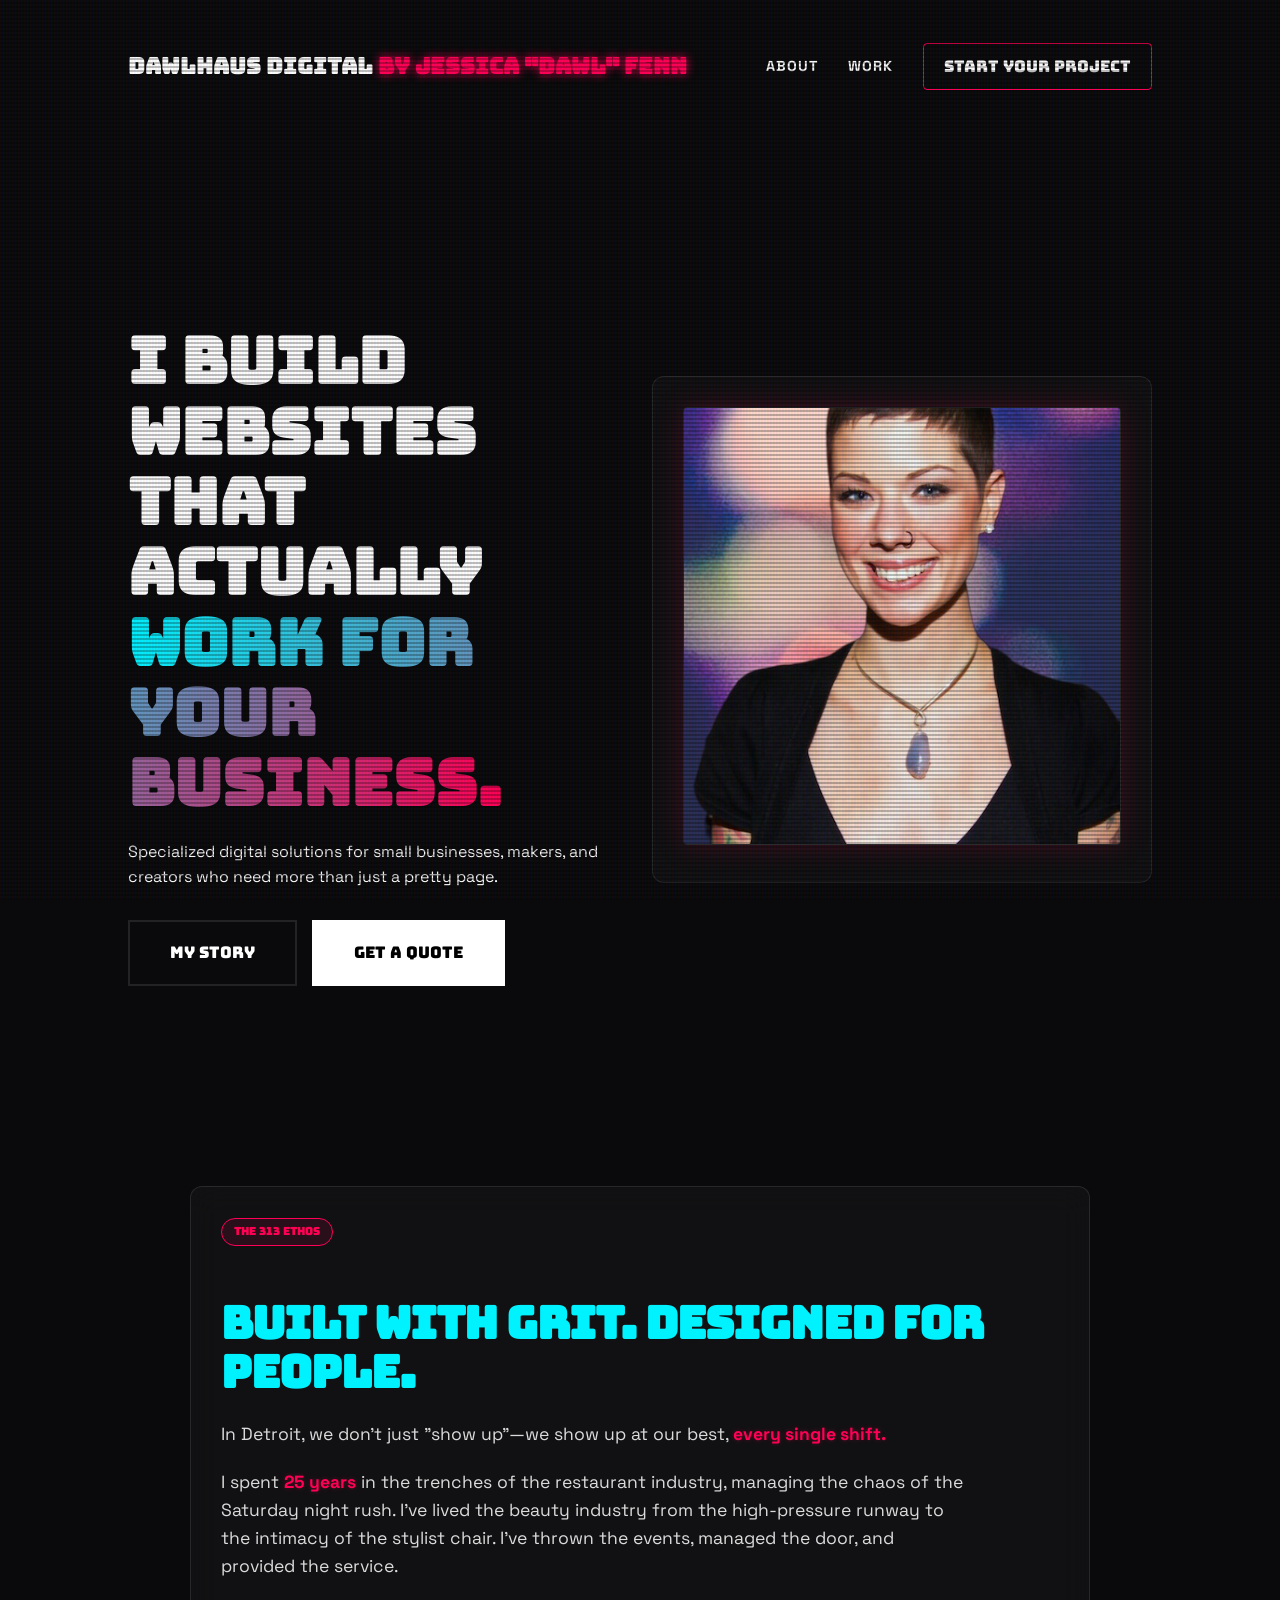
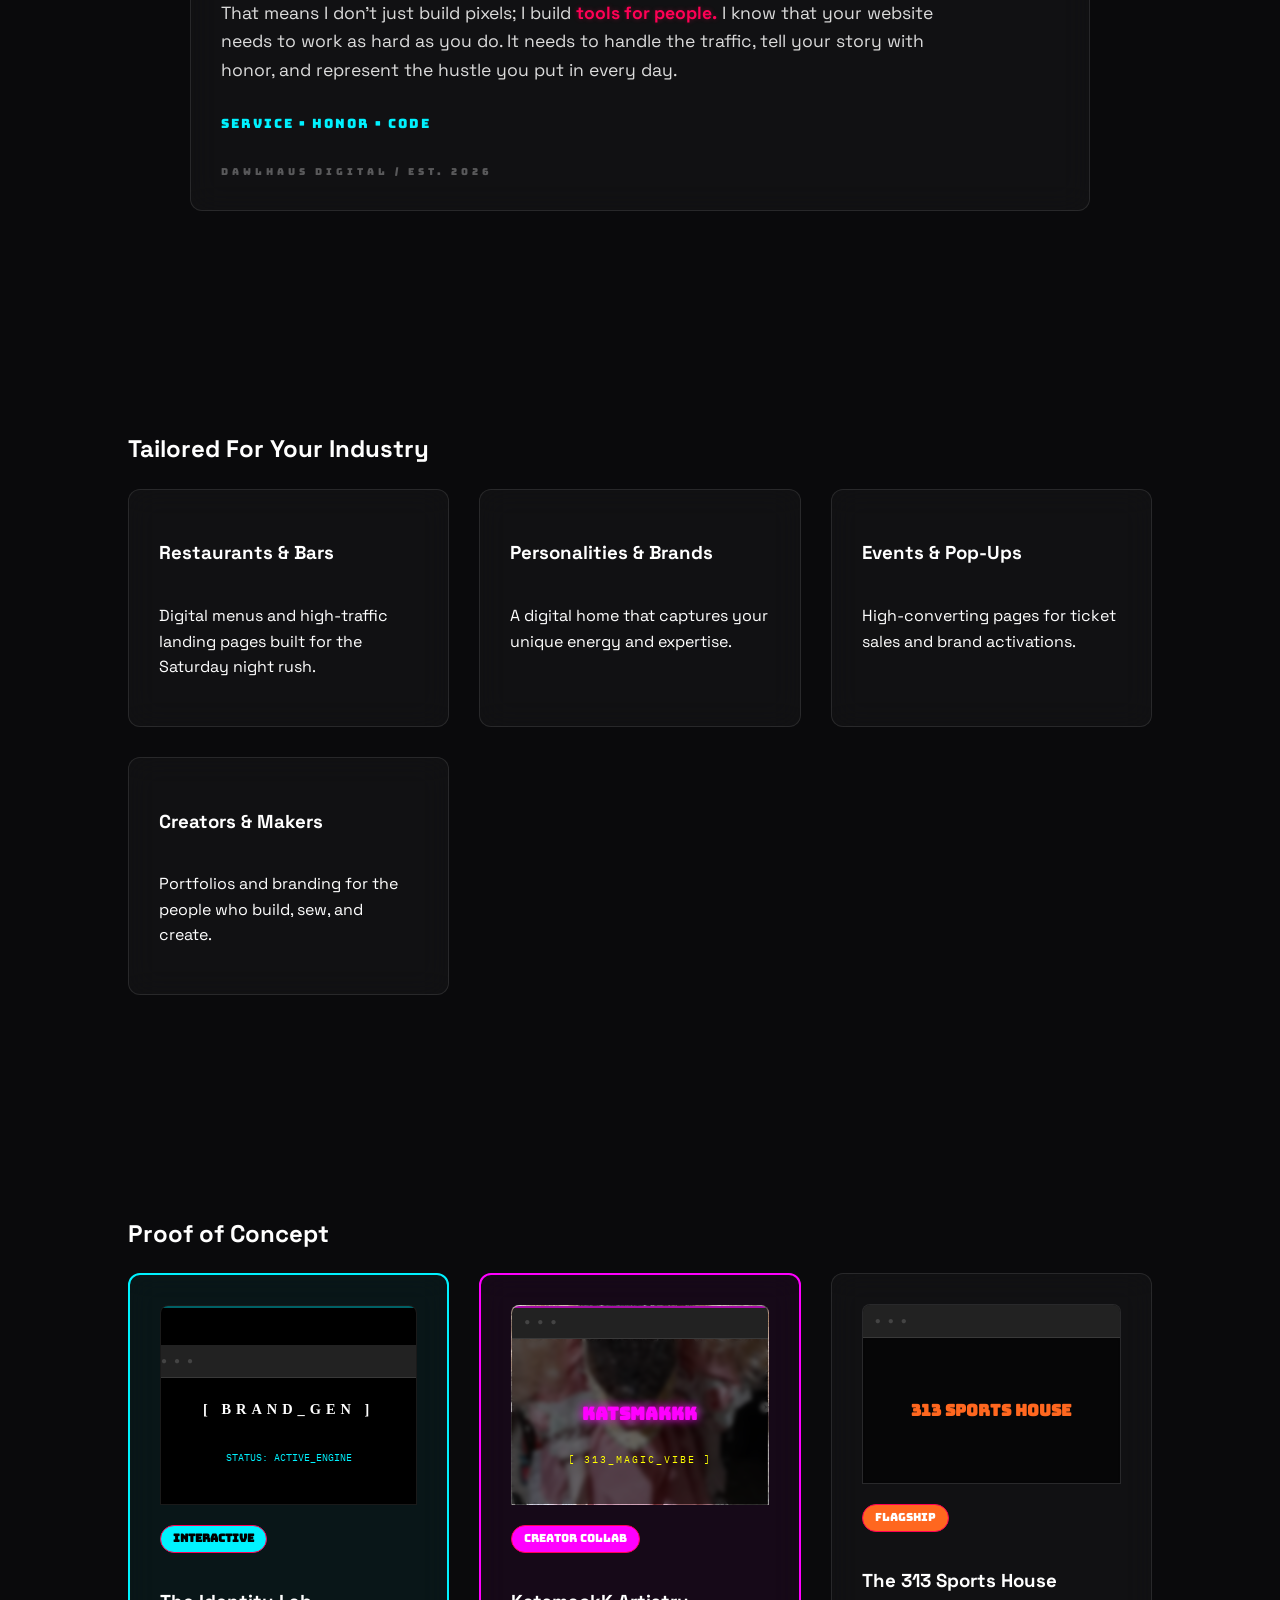
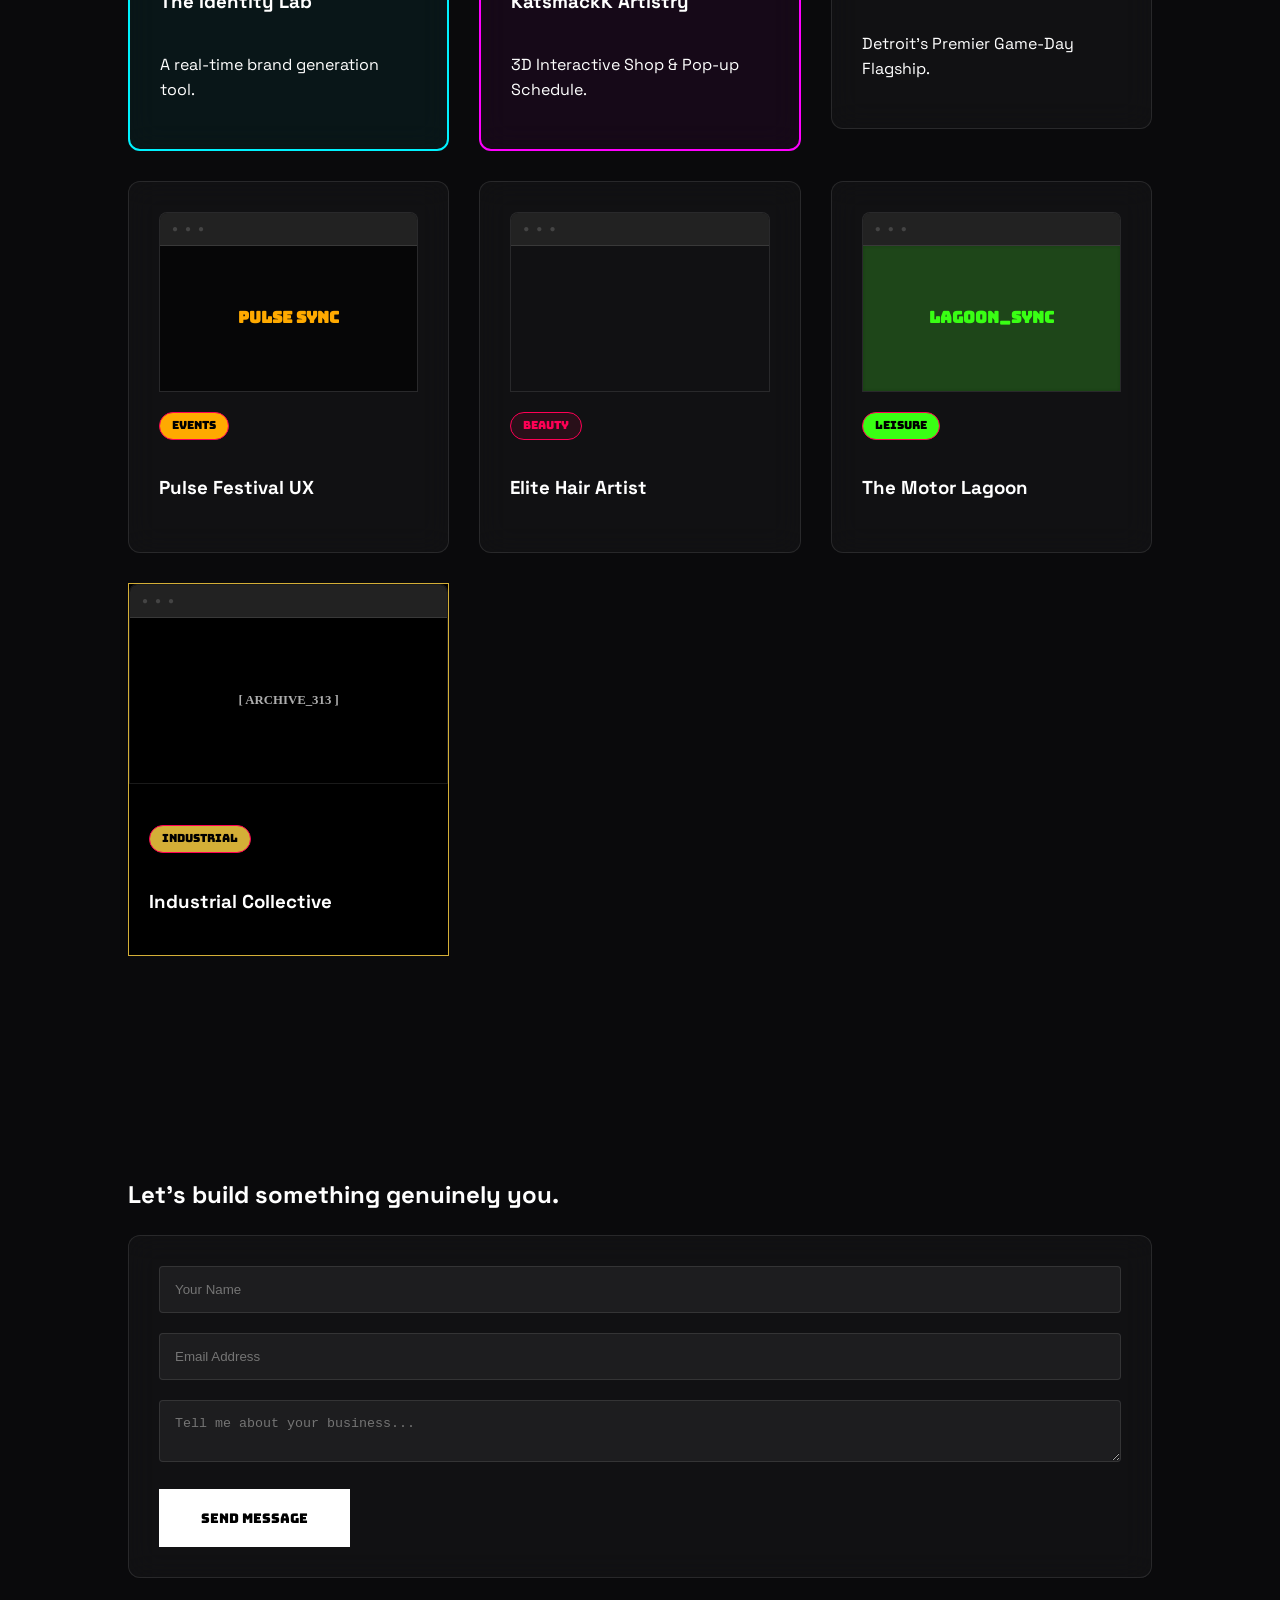
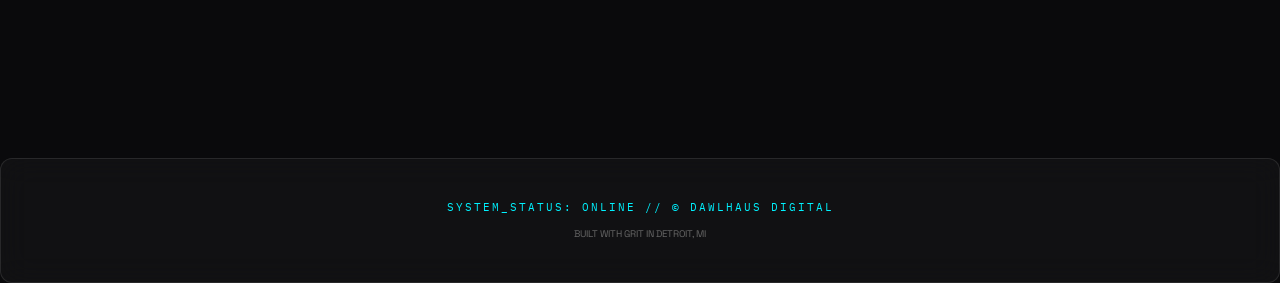
<file: index.html>
<!DOCTYPE html>
<html lang="en">
  <head>
    <meta charset="UTF-8" />
    <meta name="viewport" content="width=device-width, initial-scale=1.0" />
    <title>Dawlhaus Digital | Jessica Fenn</title>
    <link rel="preconnect" href="https://fonts.googleapis.com" />
    <link rel="preconnect" href="https://fonts.gstatic.com" crossorigin />
    <link
      href="https://fonts.googleapis.com/css2?family=Bungee&family=Space+Grotesk:wght@300;700&family=Syncopate:wght@700&family=IBM+Plex+Mono:wght@300;400;700&display=swap"
      rel="stylesheet"
    />
    <link rel="stylesheet" href="style.css" />
  </head>
  <body>
    <div class="noise-overlay"></div>
    <div class="scanlines"></div>
    <div class="cursor-glow"></div>

    <nav class="nav">
      <h1 class="logo">Dawlhaus Digital <span>by Jessica "Dawl" Fenn</span></h1>
      <div class="nav-links">
        <a href="#about" class="nav-link-simple">About</a>
        <a href="#portfolio" class="nav-link-simple">Work</a>
        <a href="#contact" class="nav-btn" role="button">Start Your Project</a>
      </div>
    </nav>

    <main>
      <section class="hero">
        <div class="hero-text">
          <h1>I build websites that actually <span>work for your business.</span></h1>
          <p>Specialized digital solutions for small businesses, makers, and creators who need more than just a pretty page.</p>
          <div class="cta-group">
            <a href="#about" class="btn secondary">My Story</a>
            <a href="#contact" class="btn primary" role="button">Get a Quote</a>
          </div>
        </div>
        <div class="hero-image glass">
          <img src="jess.jpg" alt="Jessica Fenn" onerror="this.src='https://via.placeholder.com/400x500?text=Jessica+Fenn'" />
        </div>
      </section>

      <section class="about" id="about">
        <div class="about-content">
          <div class="about-text-box glass">
            <div class="badge">The 313 Ethos</div>
            <h2>Built with Grit. Designed for People.</h2>
            <p>In Detroit, we don't just "show up"—we show up at our best, <strong>every single shift.</strong></p>
            <p>I spent <strong>25 years</strong> in the trenches of the restaurant industry, managing the chaos of the Saturday night rush. I've lived the beauty industry from the high-pressure runway to the intimacy of the stylist chair. I've thrown the events, managed the door, and provided the service.</p>
            <p>That means I don't just build pixels; I build <strong>tools for people.</strong> I know that your website needs to work as hard as you do. It needs to handle the traffic, tell your story with honor, and represent the hustle you put in every day.</p>
            <div class="cta-group">
              <span style="font-family: var(--font-retro); color: var(--accent-cyan); font-size: 0.8rem; text-transform: uppercase; letter-spacing: 2px;">
                Service • Honor • Code
              </span>
            </div>
          </div>
        </div>
      </section>

      <section class="services">
        <div class="contact-header">
          <h2>Tailored For Your Industry</h2>
        </div>
        <div class="card-grid">
          <div class="card glass reveal">
            <h3>Restaurants & Bars</h3>
            <p>Digital menus and high-traffic landing pages built for the Saturday night rush.</p>
          </div>
          <div class="card glass reveal">
            <h3>Personalities & Brands</h3>
            <p>A digital home that captures your unique energy and expertise.</p>
          </div>
          <div class="card glass reveal">
            <h3>Events & Pop-Ups</h3>
            <p>High-converting pages for ticket sales and brand activations.</p>
          </div>
          <div class="card glass reveal">
            <h3>Creators & Makers</h3>
            <p>Portfolios and branding for the people who build, sew, and create.</p>
          </div>
        </div>
      </section>

      <section class="portfolio" id="portfolio">
        <div class="contact-header">
          <h2>Proof of Concept</h2>
        </div>
        <div class="card-grid">
          <a href="lab.html" style="text-decoration: none; color: inherit; display: block;">
            <div class="card glass reveal" style="border: 2px solid #00f2ff; background: rgba(0, 242, 255, 0.05);">
              <div class="project-preview" style="background: #000; height: 200px; display: flex; flex-direction: column; align-items: center; justify-content: center; position: relative; overflow: hidden;">
                <div style="position: absolute; width: 100%; height: 2px; background: #00f2ff; top: 0; left: 0; animation: card-scan 2s linear infinite; opacity: 0.4;"></div>
                <h4 style="font-family: 'Syncopate'; color: #fff; font-size: 0.9rem; letter-spacing: 5px; z-index: 2;">[ BRAND_GEN ]</h4>
                <span style="font-family: 'IBM Plex Mono'; color: #00f2ff; font-size: 0.6rem; margin-top: 10px; z-index: 2;">STATUS: ACTIVE_ENGINE</span>
              </div>
              <div class="badge" style="background: #00f2ff; color: #000; font-weight: bold;">INTERACTIVE</div>
              <h3>The Identity Lab</h3>
              <p>A real-time brand generation tool.</p>
            </div>
          </a>

          <a href="katshop.html" style="text-decoration: none; color: inherit; display: block;">
            <div class="card glass reveal" style="border: 2px solid #ff00ff; background: rgba(255, 0, 255, 0.05);">
              <div class="project-preview" style="background: url('images/alligatordoll.jpg') center/cover; height: 200px; position: relative; overflow: hidden;">
                <div style="background: rgba(0,0,0,0.6); height: 100%; display: flex; flex-direction: column; align-items: center; justify-content: center; backdrop-filter: blur(2px);">
                  <h4 style="font-family: 'Bungee'; color: #ff00ff; font-size: 1.1rem; text-shadow: 0 0 10px #ff00ff;">KATSMAKKK</h4>
                  <span style="font-family: 'IBM Plex Mono'; color: #ffff00; font-size: 0.6rem; letter-spacing: 2px;">[ 313_MAGIC_VIBE ]</span>
                </div>
                <div style="position: absolute; width: 100%; height: 2px; background: #ff00ff; top: 0; left: 0; animation: card-scan 2.5s linear infinite; opacity: 0.6;"></div>
              </div>
              <div class="badge" style="background: #ff00ff; color: #fff;">CREATOR COLLAB</div>
              <h3>KatsmackK Artistry</h3>
              <p>3D Interactive Shop & Pop-up Schedule.</p>
            </div>
          </a>

          <a href="hospitality.html" style="text-decoration: none; color: inherit; display: block;">
            <div class="card glass reveal">
              <div class="project-preview" style="background: url('https://images.unsplash.com/photo-1514362545857-3bc16c4c7d1b?auto=format&fit=crop&q=80&w=400') center/cover;">
                <div style="background: rgba(0,0,0,0.7); height: 100%; display: flex; align-items: center; justify-content: center; backdrop-filter: blur(2px);">
                  <h4 style="font-family: 'Bungee'; color: #ff671f; font-size: 1rem;">313 SPORTS HOUSE</h4>
                </div>
              </div>
              <div class="badge" style="background: #ff671f; color: #fff;">FLAGSHIP</div>
              <h3>The 313 Sports House</h3>
              <p>Detroit's Premier Game-Day Flagship.</p>
            </div>
          </a>

          <a href="festival.html" style="text-decoration: none; color: inherit; display: block;">
            <div class="card glass reveal">
              <div class="project-preview" style="background: url('https://images.unsplash.com/photo-1470225620780-dba8ba36b745?auto=format&fit=crop&q=80&w=400') center/cover;">
                <div style="background: rgba(0,0,0,0.6); height: 100%; display: flex; align-items: center; justify-content: center;">
                  <h4 style="font-family: 'Bungee'; color: #ffaa00; font-size: 1rem;">PULSE SYNC</h4>
                </div>
              </div>
              <div class="badge" style="background: #ffaa00; color: #000;">Events</div>
              <h3>Pulse Festival UX</h3>
            </div>
          </a>

          <a href="artist.html" style="text-decoration: none; color: inherit; display: block;">
            <div class="card glass reveal">
              <div class="project-preview" style="background: url('https://images.unsplash.com/photo-1562322140-8baeececf3df?auto=format&fit=crop&q=80&w=400') center/cover;"></div>
              <div class="badge">Beauty</div>
              <h3>Elite Hair Artist</h3>
            </div>
          </a>

          <a href="motorlagoon.html" style="text-decoration: none; color: inherit; display: block;">
            <div class="card glass reveal">
              <div class="project-preview" style="background: url('https://images.unsplash.com/photo-1574096079513-d8259312b785?auto=format&fit=crop&q=80&w=400') center/cover;">
                <div style="background: rgba(57, 255, 20, 0.2); height: 100%; display: flex; align-items: center; justify-content: center; backdrop-filter: blur(2px);">
                  <h4 style="font-family: 'Bungee'; color: #39ff14; font-size: 1rem;">LAGOON_SYNC</h4>
                </div>
              </div>
              <div class="badge" style="background: #39ff14; color: #000;">LEISURE</div>
              <h3>The Motor Lagoon</h3>
            </div>
          </a>

          <a href="makers.html" style="text-decoration: none; color: inherit; display: block;">
            <div class="card reveal" style="background: #000; border: 1px solid #D4AF37;">
              <div class="project-preview" style="background: url('https://images.unsplash.com/photo-1504917595217-d4dc5ebe6122?auto=format&fit=crop&q=80&w=400') center/cover; filter: grayscale(1); height: 200px;">
                <div style="background: rgba(0,0,0,0.7); height: 100%; display: flex; align-items: center; justify-content: center;">
                  <h4 style="font-family: 'Syncopate'; color: #D4AF37; font-size: 0.8rem;">[ ARCHIVE_313 ]</h4>
                </div>
              </div>
              <div style="padding: 20px;">
                <div class="badge" style="background: #D4AF37; color: #000;">INDUSTRIAL</div>
                <h3>Industrial Collective</h3>
              </div>
            </div>
          </a>
        </div>
      </section>

      <section class="contact" id="contact">
        <div class="contact-header">
          <h2>Let’s build something genuinely you.</h2>
        </div>
        <form action="https://formspree.io/f/mykkykrn" method="POST" class="glass">
          <input type="hidden" name="_next" value="https://fennjessica-fs.github.io/dawlhausdigital/thankyou.html" />
          <input type="text" name="name" placeholder="Your Name" required />
          <input type="email" name="email" placeholder="Email Address" required />
          <textarea name="message" placeholder="Tell me about your business..." required></textarea>
          <button type="submit" class="btn primary">Send Message</button>
        </form>
      </section>

      <footer class="footer glass" style="margin-top: 80px; padding: 40px 20px; text-align: center; border-top: 1px solid rgba(255,255,255,0.1);">
        <div style="font-family: 'IBM Plex Mono'; font-size: 0.7rem; color: var(--accent-cyan); letter-spacing: 2px;">
          SYSTEM_STATUS: ONLINE // &copy; <span id="year"></span> DAWLHAUS DIGITAL
        </div>
        <div style="font-family: 'Space Grotesk'; font-size: 0.6rem; color: #666; margin-top: 10px; text-transform: uppercase;">
          Built with Grit in Detroit, MI
        </div>
      </footer>
    </main>

    <script src="script.js"></script>
    <style>
      @keyframes card-scan {
        0% { top: -5%; }
        100% { top: 105%; }
      }
    </style>
  </body>
</html>
</file>
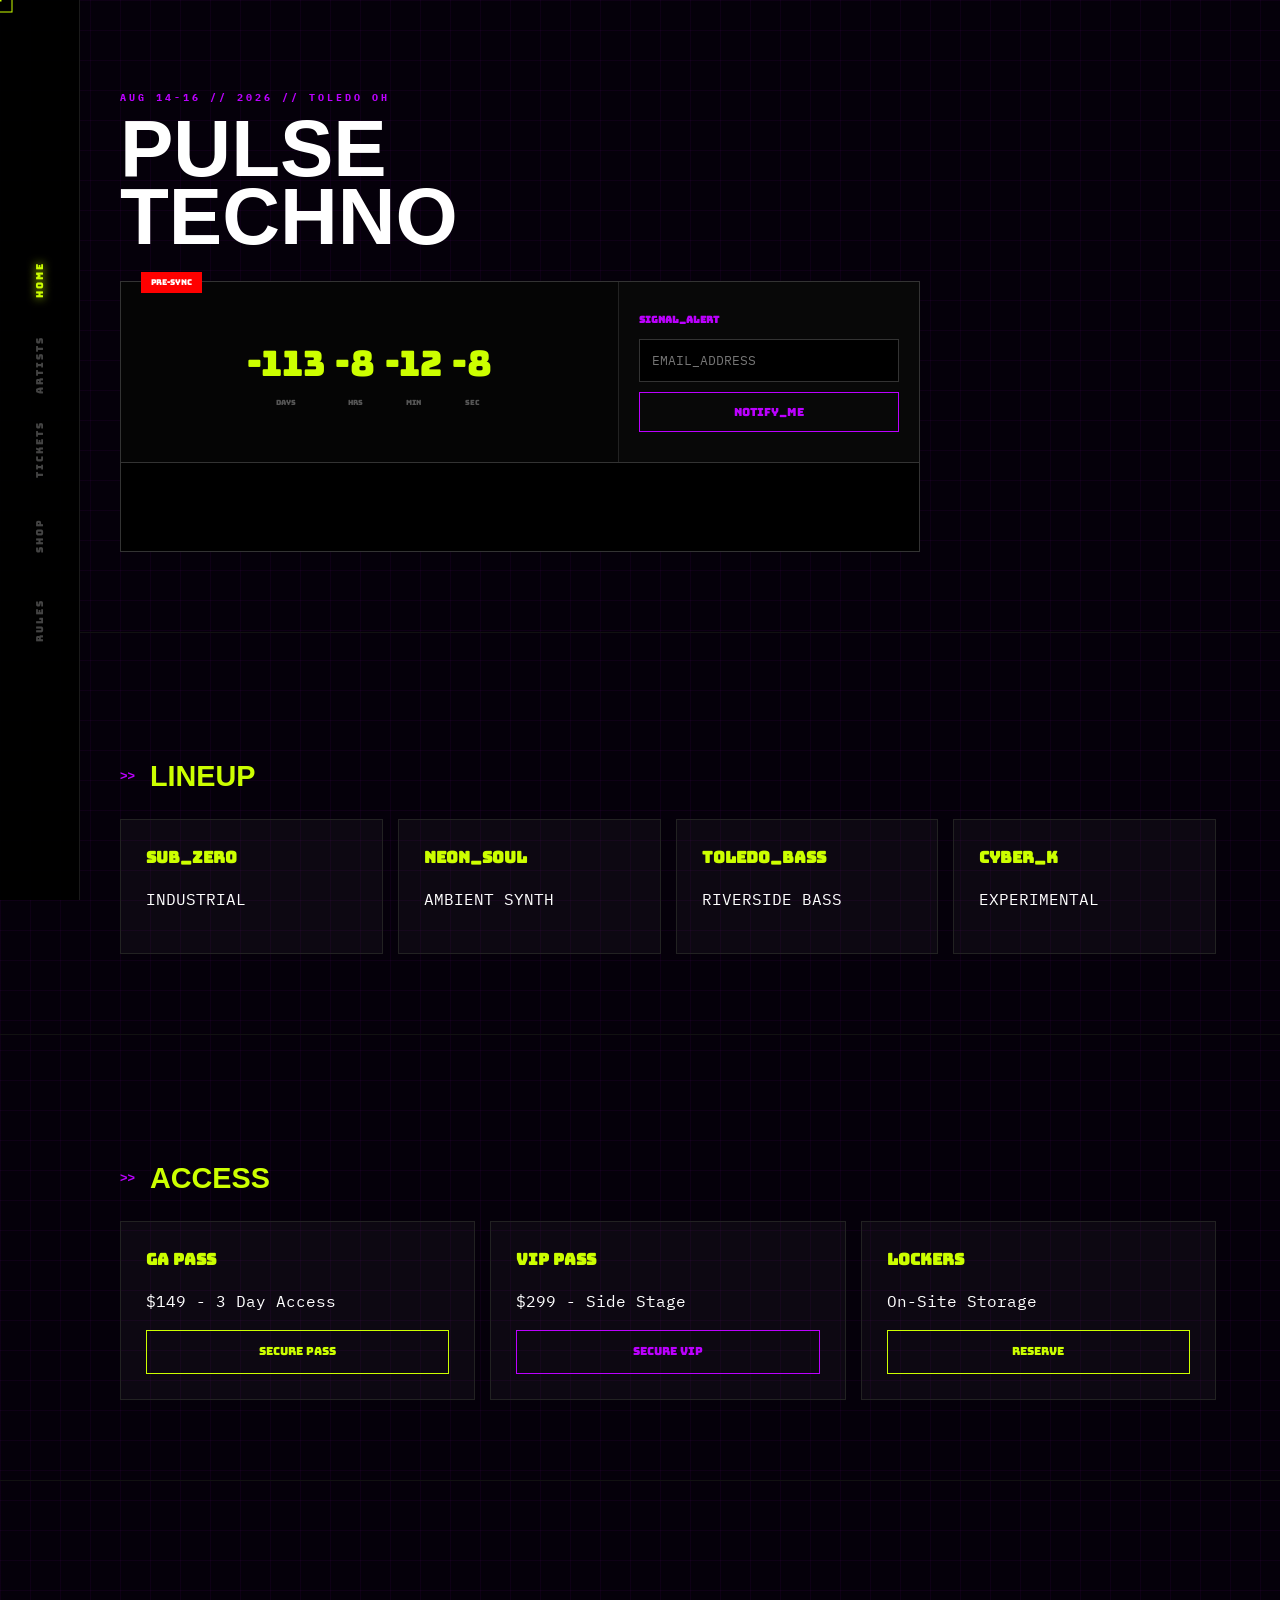
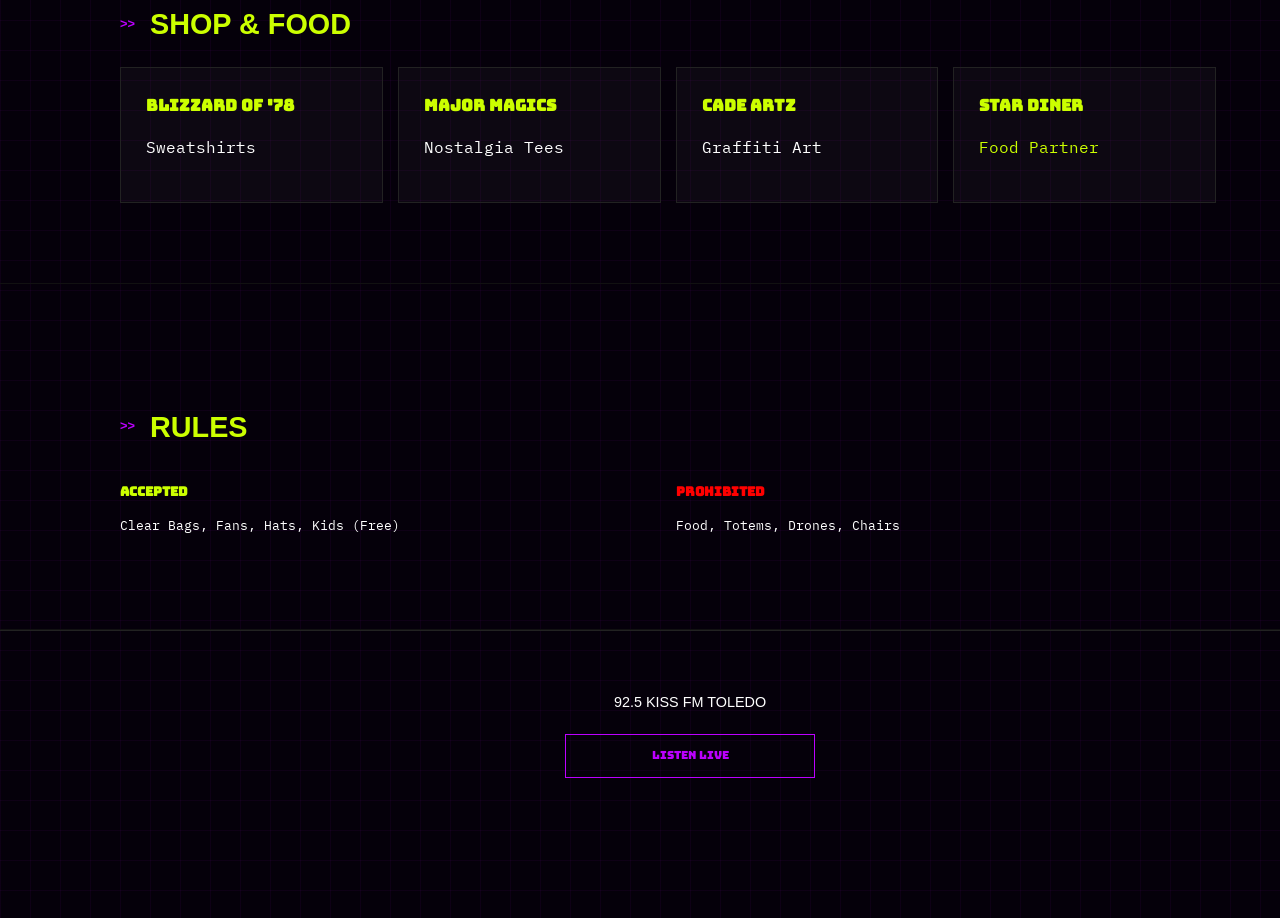
<file: festival.html>
<!DOCTYPE html>
<html lang="en">
  <head>
    <meta charset="UTF-8" />
    <meta
      name="viewport"
      content="width=device-width, initial-scale=1.0, maximum-scale=1.0, user-scalable=no"
    />
    <title>PULSE TECHNO FESTIVAL | 2026</title>
    <link
      href="https://fonts.googleapis.com/css2?family=Bungee&family=IBM+Plex+Mono:wght@400;700&family=Syncopate:wght@700&display=swap"
      rel="stylesheet"
    />
    <style>
      :root {
        --acid-green: #ccff00;
        --electric-purple: #bc00ff;
        --deep-void: #05000a;
        --glass: rgba(255, 255, 255, 0.03);
        --font-techno: "Syncopate", sans-serif;
        --font-mono: "IBM Plex Mono", monospace;
      }

      /* RESET & BASE */
      * {
        box-sizing: border-box;
        -webkit-tap-highlight-color: transparent;
      }

      /* TACTICAL CURSOR - DESKTOP ONLY */
      #cursor {
        width: 25px;
        height: 25px;
        border: 1px solid var(--acid-green);
        position: fixed;
        pointer-events: none;
        z-index: 99999;
        transform: translate(-50%, -50%);
        display: flex;
        align-items: center;
        justify-content: center;
        transition: width 0.2s, height 0.2s, border-color 0.2s;
      }
      #cursor::after {
        content: "";
        width: 2px;
        height: 2px;
        background: var(--acid-green);
      }
      #cursor.hover-state {
        width: 50px;
        height: 50px;
        border-color: var(--electric-purple);
        background: rgba(188, 0, 255, 0.1);
      }

      @media (hover: none) {
        #cursor {
          display: none !important;
        }
        * {
          cursor: auto !important;
        }
      }

      body {
        background-color: var(--deep-void);
        background-image: linear-gradient(
            rgba(188, 0, 255, 0.05) 1px,
            transparent 1px
          ),
          linear-gradient(90deg, rgba(188, 0, 255, 0.05) 1px, transparent 1px);
        background-size: 30px 30px;
        color: #fff;
        margin: 0;
        font-family: var(--font-mono);
        line-height: 1.6;
        overflow-x: hidden;
        width: 100%;
        scroll-behavior: smooth;
      }

      /* NAVIGATION - ADAPTIVE HUD */
      .hud-nav {
        position: fixed;
        left: 0;
        top: 0;
        width: 80px;
        height: 100vh;
        border-right: 1px solid rgba(255, 255, 255, 0.1);
        display: flex;
        flex-direction: column;
        align-items: center;
        justify-content: center;
        z-index: 5000;
        background: rgba(0, 0, 0, 0.95);
      }
      .nav-link {
        font-family: "Bungee";
        font-size: 0.6rem;
        color: #444;
        text-decoration: none;
        transform: rotate(-90deg);
        margin: 35px 0;
        letter-spacing: 2px;
        transition: 0.3s;
      }
      .nav-link.active {
        color: var(--acid-green);
        text-shadow: 0 0 10px var(--acid-green);
      }

      /* MAIN SECTION PADDING */
      section {
        padding: 80px 5% 80px 120px;
        border-bottom: 1px solid #111;
        width: 100%;
        max-width: 1400px;
      }

      h1 {
        font-family: var(--font-techno);
        font-size: clamp(2.2rem, 12vw, 5rem);
        margin: 0;
        line-height: 0.85;
        text-transform: uppercase;
      }
      h2 {
        font-family: var(--font-techno);
        font-size: clamp(1.1rem, 5vw, 1.8rem);
        color: var(--acid-green);
        margin: 40px 0 20px 0;
        display: flex;
        align-items: center;
      }
      h2::before {
        content: ">>";
        margin-right: 15px;
        color: var(--electric-purple);
        font-size: 0.8rem;
      }

      /* BROADCAST HUB */
      .broadcast-hub {
        margin-top: 30px;
        border: 1px solid #333;
        background: #000;
        width: 100%;
        max-width: 800px;
        position: relative;
      }
      .hub-main {
        width: 100%;
        display: grid;
        grid-template-columns: 1fr 300px;
        background: #050505;
        border-bottom: 1px solid #333;
      }

      .countdown-wrap {
        padding: 40px 20px;
        display: flex;
        flex-direction: column;
        align-items: center;
        justify-content: center;
        border-right: 1px solid #222;
      }
      #countdown {
        font-family: "Bungee";
        font-size: clamp(1.2rem, 6vw, 2.2rem);
        color: var(--acid-green);
        display: flex;
        gap: 10px;
      }
      .count-label {
        font-size: 0.45rem;
        color: #555;
        display: block;
        text-align: center;
        margin-top: 4px;
      }

      .signup-wrap {
        padding: 30px 20px;
        background: #080808;
        display: flex;
        flex-direction: column;
        justify-content: center;
      }
      .signup-wrap h4 {
        font-family: "Bungee";
        font-size: 0.6rem;
        color: var(--electric-purple);
        margin: 0 0 12px 0;
      }

      .hud-input {
        background: #000;
        border: 1px solid #333;
        color: #fff;
        padding: 12px;
        font-family: var(--font-mono);
        font-size: 0.8rem;
        width: 100%;
        outline: none;
        margin-bottom: 10px;
      }

      .on-air {
        position: absolute;
        top: -10px;
        left: 20px;
        font-family: "Bungee";
        font-size: 0.5rem;
        background: #ff0000;
        padding: 4px 10px;
        z-index: 10;
        animation: blink 1s infinite;
      }
      @keyframes blink {
        50% {
          opacity: 0.3;
        }
      }

      /* PULSE GRID */
      .pulse-grid {
        display: grid;
        grid-template-columns: repeat(auto-fit, minmax(260px, 1fr));
        gap: 15px;
        width: 100%;
      }
      .card {
        background: var(--glass);
        border: 1px solid #222;
        padding: 25px;
        transition: 0.3s;
      }
      .card:hover {
        border-color: var(--electric-purple);
        background: rgba(188, 0, 255, 0.03);
      }
      .card h3 {
        font-family: "Bungee";
        margin-top: 0;
        font-size: 1rem;
        color: var(--acid-green);
      }

      .btn {
        display: inline-block;
        font-family: "Bungee";
        padding: 12px 24px;
        border: 1px solid var(--acid-green);
        color: var(--acid-green);
        text-decoration: none;
        font-size: 0.7rem;
        width: 100%;
        text-align: center;
        background: transparent;
        transition: 0.3s;
      }
      .btn:hover,
      .btn:active {
        background: var(--acid-green);
        color: #000;
      }

      footer {
        padding: 60px 20px 140px 120px;
        text-align: center;
        border-top: 1px solid #222;
      }

      #backToTop {
        position: fixed;
        bottom: 30px;
        right: 30px;
        width: 50px;
        height: 50px;
        background: #000;
        border: 1px solid var(--acid-green);
        color: var(--acid-green);
        font-family: "Bungee";
        display: none;
        align-items: center;
        justify-content: center;
        z-index: 6000;
        text-decoration: none;
        font-size: 0.6rem;
      }

      /* MOBILE OVERRIDES */
      @media (max-width: 900px) {
        .hud-nav {
          width: 100%;
          height: 60px;
          top: auto;
          bottom: 0;
          flex-direction: row;
          border-right: none;
          border-top: 1px solid var(--acid-green);
          padding: 0 10px;
        }
        .nav-link {
          transform: rotate(0);
          margin: 0;
          font-size: 0.5rem;
          flex: 1;
          text-align: center;
        }
        section {
          padding: 40px 20px 80px 20px !important;
        }
        footer {
          padding: 60px 20px 140px 20px;
        }
        #backToTop {
          bottom: 80px;
          right: 20px;
          width: 45px;
          height: 45px;
        }
      }

      @media (max-width: 600px) {
        .hub-main {
          grid-template-columns: 1fr;
        }
        .countdown-wrap {
          padding: 20px 10px;
          border-right: none;
          border-bottom: 1px solid #222;
        }
        .btn {
          padding: 18px;
          font-size: 0.8rem;
        }
        h1 {
          letter-spacing: -2px;
        }
        .on-air {
          left: 10px;
        }
      }
    </style>
  </head>
  <body>
    <div id="cursor"></div>
    <a href="#hero" id="backToTop">TOP</a>

    <nav class="hud-nav">
      <a href="#hero" class="nav-link">HOME</a>
      <a href="#lineup" class="nav-link">ARTISTS</a>
      <a href="#tickets" class="nav-link">TICKETS</a>
      <a href="#shop" class="nav-link">SHOP</a>
      <a href="#rules" class="nav-link">RULES</a>
    </nav>

    <div style="width: 100%; overflow-x: hidden">
      <section id="hero">
        <p
          style="
            color: var(--electric-purple);
            font-weight: bold;
            letter-spacing: 3px;
            font-size: 0.6rem;
            margin-bottom: 10px;
          "
        >
          AUG 14-16 // 2026 // TOLEDO OH
        </p>
        <h1>PULSE<br />TECHNO</h1>

        <div class="broadcast-hub">
          <div class="on-air">PRE-SYNC</div>
          <div class="hub-main">
            <div class="countdown-wrap">
              <div id="countdown">
                <div>00<span class="count-label">DAYS</span></div>
                <div>00<span class="count-label">HRS</span></div>
                <div>00<span class="count-label">MIN</span></div>
                <div>00<span class="count-label">SEC</span></div>
              </div>
            </div>
            <div class="signup-wrap">
              <h4>SIGNAL_ALERT</h4>
              <input
                type="email"
                class="hud-input"
                placeholder="EMAIL_ADDRESS"
              />
              <button
                class="btn"
                style="
                  border-color: var(--electric-purple);
                  color: var(--electric-purple);
                "
              >
                NOTIFY_ME
              </button>
            </div>
          </div>
          <div style="padding: 10px; background: #000">
            <iframe
              width="100%"
              height="60"
              scrolling="no"
              frameborder="no"
              allow="autoplay"
              src="https://w.soundcloud.com/player/?url=https%3A//api.soundcloud.com/tracks/1967063683&color=%23bc00ff&auto_play=false&hide_related=true&show_comments=false&show_user=false&show_reposts=false&show_teaser=false&visual=false"
            >
            </iframe>
          </div>
        </div>
      </section>

      <section id="lineup">
        <h2>LINEUP</h2>
        <div class="pulse-grid">
          <div class="card">
            <h3>SUB_ZERO</h3>
            <p>INDUSTRIAL</p>
          </div>
          <div class="card">
            <h3>NEON_SOUL</h3>
            <p>AMBIENT SYNTH</p>
          </div>
          <div class="card">
            <h3>TOLEDO_BASS</h3>
            <p>RIVERSIDE BASS</p>
          </div>
          <div class="card">
            <h3>CYBER_K</h3>
            <p>EXPERIMENTAL</p>
          </div>
        </div>
      </section>

      <section id="tickets">
        <h2>ACCESS</h2>
        <div class="pulse-grid">
          <div class="card">
            <h3>GA PASS</h3>
            <p>$149 - 3 Day Access</p>
            <a href="#" class="btn">SECURE PASS</a>
          </div>
          <div class="card">
            <h3>VIP PASS</h3>
            <p>$299 - Side Stage</p>
            <a
              href="#"
              class="btn"
              style="
                border-color: var(--electric-purple);
                color: var(--electric-purple);
              "
              >SECURE VIP</a
            >
          </div>
          <div class="card">
            <h3>LOCKERS</h3>
            <p>On-Site Storage</p>
            <a href="#" class="btn">RESERVE</a>
          </div>
        </div>
      </section>

      <section id="shop">
        <h2>SHOP & FOOD</h2>
        <div class="pulse-grid">
          <div class="card">
            <h3>BLIZZARD OF '78</h3>
            <p>Sweatshirts</p>
          </div>
          <div class="card">
            <h3>MAJOR MAGICS</h3>
            <p>Nostalgia Tees</p>
          </div>
          <div class="card">
            <h3>CADE ARTZ</h3>
            <p>Graffiti Art</p>
          </div>
          <div class="card">
            <h3>STAR DINER</h3>
            <p style="color: var(--acid-green)">Food Partner</p>
          </div>
        </div>
      </section>

      <section id="rules">
        <h2>RULES</h2>
        <div class="pulse-grid">
          <div>
            <h3
              style="
                color: var(--acid-green);
                font-family: 'Bungee';
                font-size: 0.8rem;
              "
            >
              ACCEPTED
            </h3>
            <p style="font-size: 0.8rem">Clear Bags, Fans, Hats, Kids (Free)</p>
          </div>
          <div>
            <h3
              style="color: #ff0000; font-family: 'Bungee'; font-size: 0.8rem"
            >
              PROHIBITED
            </h3>
            <p style="font-size: 0.8rem">Food, Totems, Drones, Chairs</p>
          </div>
        </div>
      </section>

      <footer>
        <a
          href="https://925kissfm.iheart.com/"
          target="_blank"
          style="
            color: #fff;
            text-decoration: none;
            font-family: var(--font-techno);
            font-size: 0.9rem;
            display: block;
            margin-bottom: 20px;
          "
          >92.5 KISS FM TOLEDO</a
        >
        <a
          href="https://925kissfm.iheart.com/featured/listen-live/"
          target="_blank"
          class="btn"
          style="
            max-width: 250px;
            margin: 0 auto;
            border-color: var(--electric-purple);
            color: var(--electric-purple);
          "
          >LISTEN LIVE</a
        >
      </footer>
    </div>

    <script>
      // COUNTDOWN
      const targetDate = new Date("August 14, 2026 12:00:00").getTime();
      setInterval(() => {
        const now = new Date().getTime();
        const distance = targetDate - now;
        const d = Math.floor(distance / (1000 * 60 * 60 * 24));
        const h = Math.floor(
          (distance % (1000 * 60 * 60 * 24)) / (1000 * 60 * 60)
        );
        const m = Math.floor((distance % (1000 * 60 * 60)) / (1000 * 60));
        const s = Math.floor((distance % (1000 * 60)) / 1000);
        document.getElementById("countdown").innerHTML = `
                <div>${d}<span class="count-label">DAYS</span></div>
                <div>${h}<span class="count-label">HRS</span></div>
                <div>${m}<span class="count-label">MIN</span></div>
                <div>${s}<span class="count-label">SEC</span></div>`;
      }, 1000);

      // CURSOR
      const cursor = document.getElementById("cursor");
      document.addEventListener("mousemove", (e) => {
        cursor.style.left = e.clientX + "px";
        cursor.style.top = e.clientY + "px";
      });

      const interact = document.querySelectorAll("a, .card, .btn, input");
      interact.forEach((el) => {
        el.addEventListener("mouseenter", () =>
          cursor.classList.add("hover-state")
        );
        el.addEventListener("mouseleave", () =>
          cursor.classList.remove("hover-state")
        );
      });

      // SCROLL SCRIPT
      window.addEventListener("scroll", () => {
        const btt = document.getElementById("backToTop");
        btt.style.display = window.pageYOffset > 400 ? "flex" : "none";

        let current = "";
        document.querySelectorAll("section").forEach((section) => {
          if (pageYOffset >= section.offsetTop - 200)
            current = section.getAttribute("id");
        });
        document.querySelectorAll(".nav-link").forEach((link) => {
          link.classList.remove("active");
          if (link.getAttribute("href").includes(current))
            link.classList.add("active");
        });
      });
    </script>
  </body>
</html>
</file>
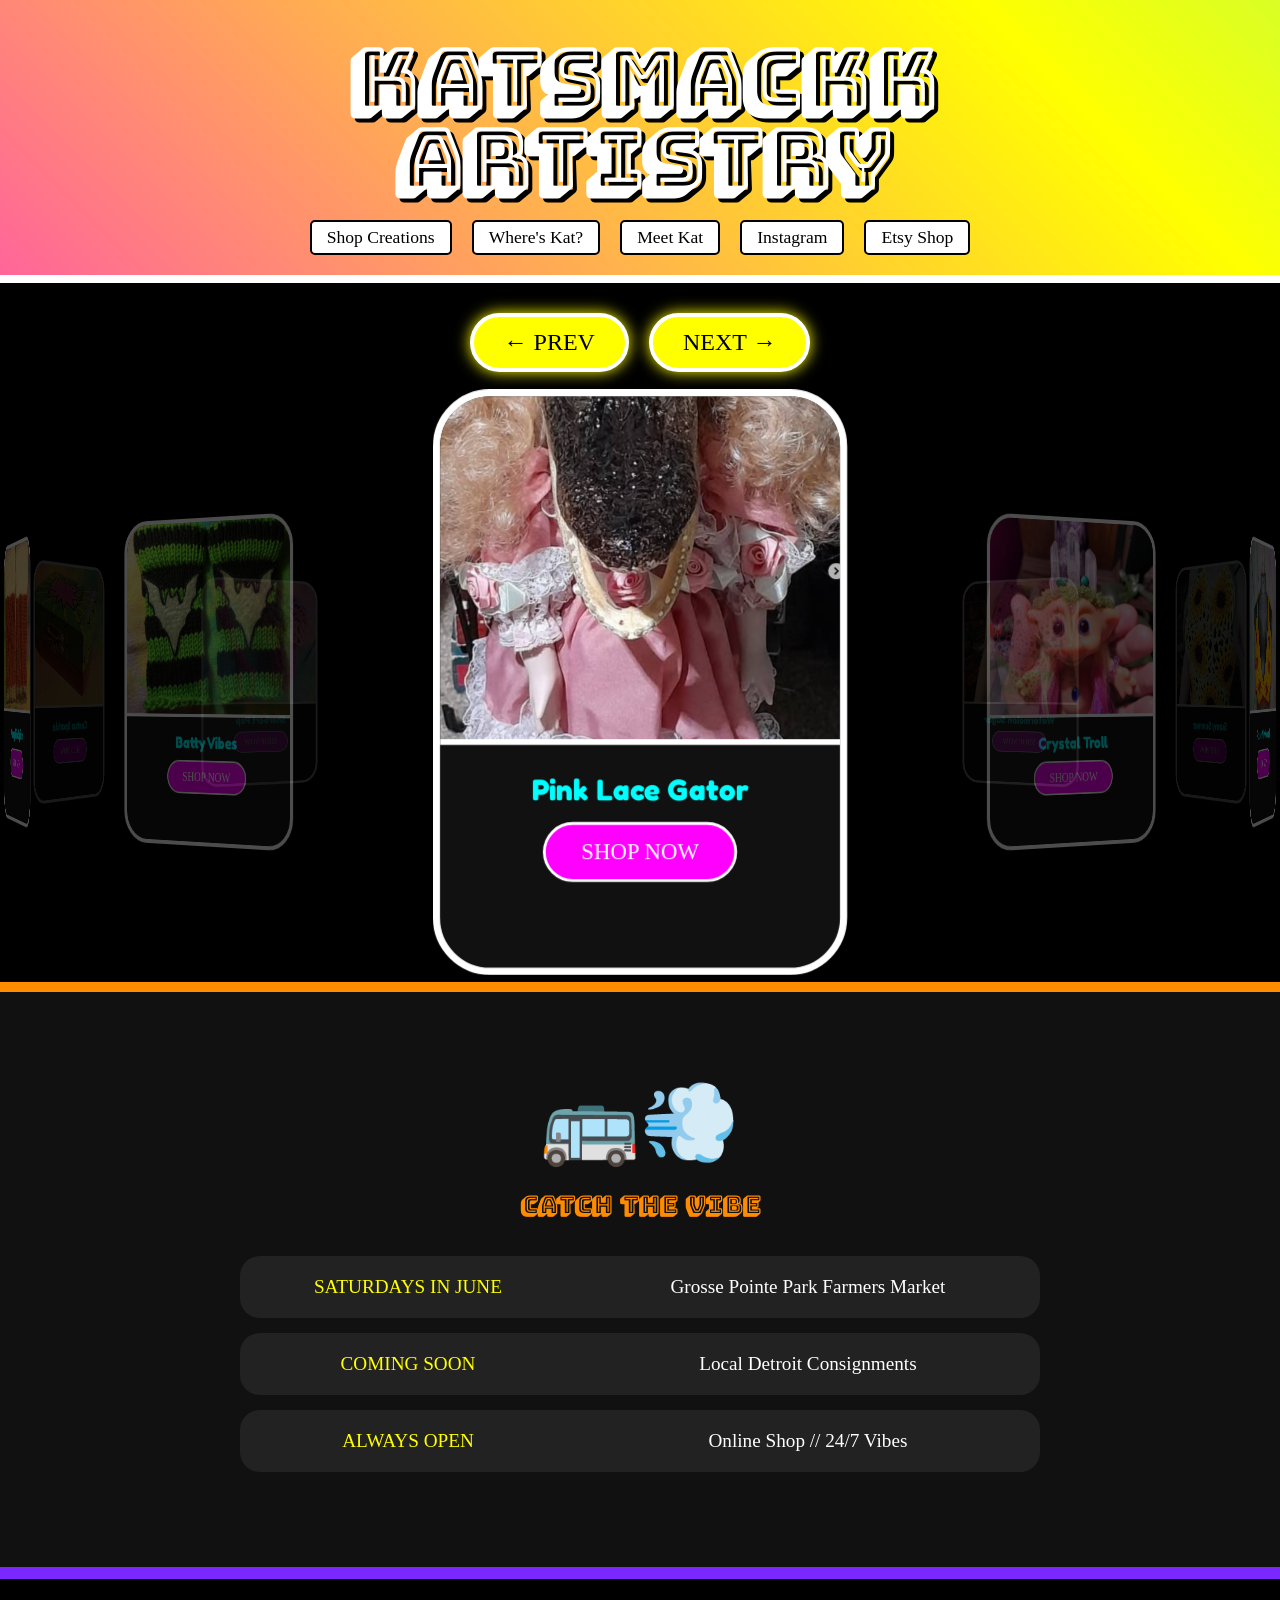
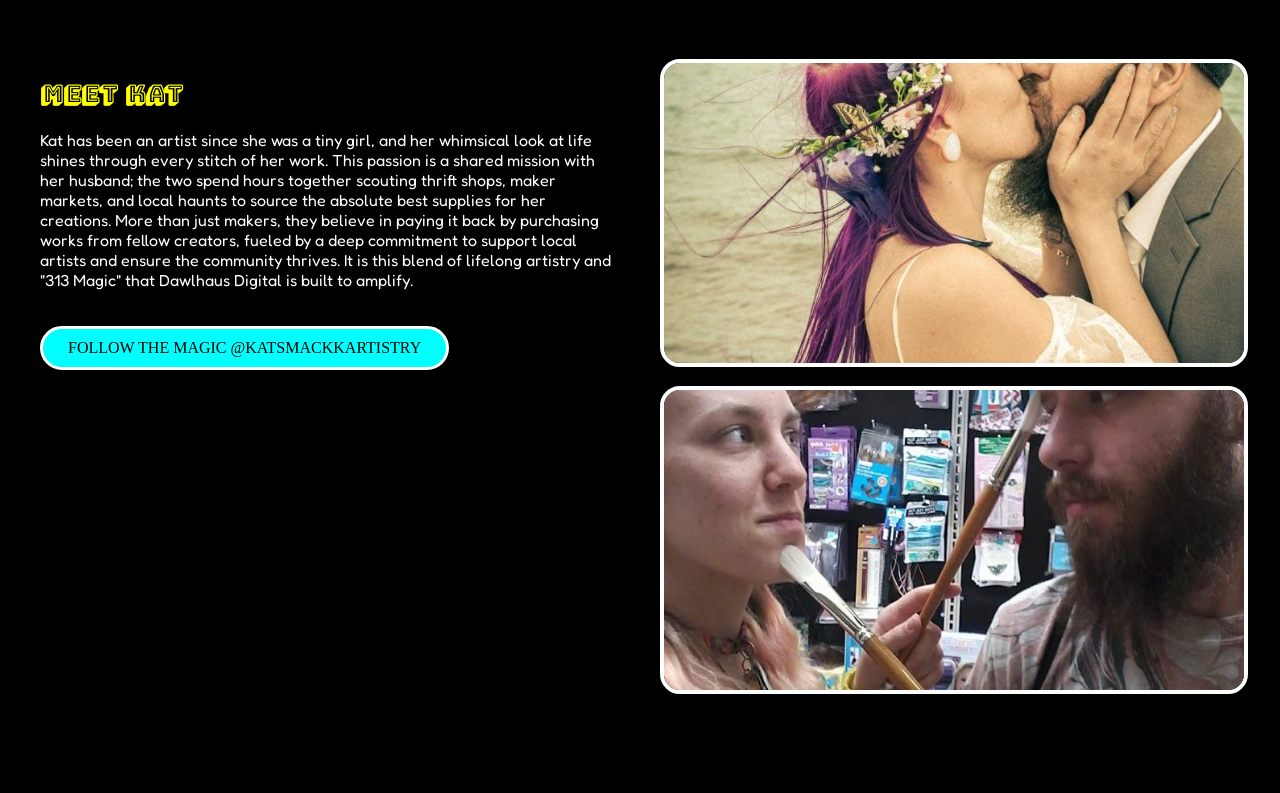
<file: katshop.html>
<!DOCTYPE html>
<html lang="en">
  <head>
    <meta charset="UTF-8" />
    <meta name="viewport" content="width=device-width, initial-scale=1.0" />
    <title>KATSMACKK ARTISTRY | 313 MAGIC</title>
    <link
      href="https://fonts.googleapis.com/css2?family=Bungee+Shade&family=Fredoka+One&family=Permanent+Marker&display=swap"
      rel="stylesheet"
    />
    <style>
      :root {
        --pink: #ff00ff;
        --yellow: #ffff00;
        --cyan: #00ffff;
        --purple: #7a28ff;
        --orange: #ff8c00;
      }

      body {
        margin: 0;
        background: #000;
        color: #fff;
        font-family: "Fredoka One", cursive;
        overflow-x: hidden;
        scroll-behavior: smooth;
      }

      /* HEADER & GRADIENT NAV */
      .header-bg {
        background: linear-gradient(
          45deg,
          var(--pink),
          var(--yellow),
          var(--cyan),
          var(--purple)
        );
        background-size: 400% 400%;
        animation: moveGradient 12s ease infinite;
        padding: 40px 10px 20px;
        text-align: center;
        border-bottom: 8px solid #fff;
      }

      @keyframes moveGradient {
        0% { background-position: 0% 50%; }
        50% { background-position: 100% 50%; }
        100% { background-position: 0% 50%; }
      }

      .logo-main {
        font-family: "Bungee Shade", cursive;
        font-size: clamp(2.5rem, 12vw, 5rem);
        color: #fff;
        text-shadow: 4px 4px 0px #000;
        margin: 0 0 20px 0;
        line-height: 1;
      }

      /* TOP NAVIGATION LINKS */
      .top-nav {
        display: flex;
        justify-content: center;
        flex-wrap: wrap;
        gap: 20px;
        margin-top: 10px;
      }

      .top-nav a {
        color: #000;
        background: #fff;
        padding: 5px 15px;
        text-decoration: none;
        font-family: "Permanent Marker", cursive;
        font-size: 1.1rem;
        border-radius: 5px;
        transition: 0.3s;
        border: 2px solid #000;
      }

      .top-nav a:hover {
        background: var(--yellow);
        transform: scale(1.1) rotate(-2deg);
      }

      /* CAROUSEL CONTROLS */
      .shop-controls {
        display: flex;
        justify-content: center;
        gap: 20px;
        padding: 30px 10px 10px;
        background: #000;
        position: relative;
        z-index: 1000; /* Keeps buttons above the 3D items */
      }

      .nav-btn {
        background: var(--yellow);
        color: #000;
        border: 4px solid #fff;
        font-family: "Permanent Marker";
        padding: 12px 30px;
        font-size: 1.5rem;
        cursor: pointer;
        border-radius: 50px;
        box-shadow: 0 0 15px var(--yellow);
        transition: 0.2s;
        touch-action: manipulation;
      }

      /* CAROUSEL CONTAINER */
      .carousel-container {
        position: relative;
        height: 600px;
        width: 100%;
        display: flex;
        align-items: center;
        justify-content: center;
        perspective: 2000px;
        touch-action: pan-y;
      }

      .carousel-item {
        position: absolute;
        width: 280px; 
        max-width: 85vw;
        height: 400px;
        background: #111;
        border: 5px solid #fff;
        border-radius: 40px;
        overflow: hidden;
        transition: all 0.6s cubic-bezier(0.23, 1, 0.32, 1);
      }

      .carousel-item img {
        width: 100%;
        height: 60%;
        object-fit: cover;
        border-bottom: 4px solid #fff;
      }

      .item-info { padding: 15px; text-align: center; }
      .item-info h3 { margin: 0; color: var(--cyan); font-size: 1.3rem; }

      .claim-btn {
        background: var(--pink);
        color: #fff;
        text-decoration: none;
        padding: 10px 25px;
        border-radius: 50px;
        font-size: 1rem;
        display: inline-block;
        margin-top: 10px;
        border: 2px solid #fff;
        font-family: "Permanent Marker";
      }

      /* POP-UP SECTION */
      .pop-up-section {
        background: #111;
        padding: 80px 20px;
        border-top: 10px solid var(--orange);
        text-align: center;
        position: relative;
      }

      .market-table {
        max-width: 800px;
        margin: 0 auto;
        width: 100%;
        border-collapse: separate;
        border-spacing: 0 15px;
      }

      .market-table tr { background: #222; transition: 0.3s; }
      .market-table td { padding: 20px; font-family: "Permanent Marker"; font-size: 1.2rem; }
      .market-table td:first-child { color: var(--yellow); border-radius: 20px 0 0 20px; }
      .market-table td:last-child { border-radius: 0 20px 20px 0; }

      /* ABOUT SECTION */
      .about-section {
        padding: 80px 20px;
        background: #000;
        border-top: 12px solid var(--purple);
      }

      .about-grid {
        max-width: 1200px;
        margin: 0 auto;
        display: grid;
        grid-template-columns: repeat(auto-fit, minmax(300px, 1fr));
        gap: 40px;
      }

      .about-gallery img {
        width: 100%;
        height: 300px;
        object-fit: cover;
        border: 4px solid #fff;
        border-radius: 20px;
        margin-bottom: 15px;
      }

      #backToTop {
        position: fixed;
        bottom: 20px;
        right: 20px;
        background: var(--cyan);
        border: 3px solid #fff;
        border-radius: 50%;
        width: 50px;
        height: 50px;
        display: none;
        z-index: 2000;
      }

      @media (max-width: 600px) {
        .top-nav { gap: 10px; }
        .top-nav a { font-size: 0.9rem; padding: 5px 10px; }
        .market-table td { display: block; text-align: center; }
      }
    </style>
  </head>
  <body>

    <header class="header-bg">
      <h1 class="logo-main">KATSMACKK<br />ARTISTRY</h1>
   <nav class="top-nav">
  <a href="#shop">Shop Creations</a>
  <a href="#vibe">Where's Kat?</a>
  <a href="#about">Meet Kat</a>
  <a href="https://www.instagram.com/katsmackkartistry" target="_blank">Instagram</a>
  <a href="https://www.etsy.com/shop/KatsmackKArtistry" target="_blank">Etsy Shop</a>
</nav>
    </header>

    <div class="shop-controls">
      <button class="nav-btn" onclick="rotate(-1)">← PREV</button>
      <button class="nav-btn" onclick="rotate(1)">NEXT →</button>
    </div>

    <div class="carousel-container" id="shop">
      <div class="carousel-item"><img src="images/alligatordoll.jpg"> <div class="item-info"><h3>Pink Lace Gator</h3><a href="#" class="claim-btn">SHOP NOW</a></div></div>
      <div class="carousel-item"><img src="images/crystaltroll.jpg"> <div class="item-info"><h3>Crystal Troll</h3><a href="#" class="claim-btn">SHOP NOW</a></div></div>
      <div class="carousel-item"><img src="images/pizzamyhearttop.webp"> <div class="item-info"><h3>Pizza My Heart</h3><a href="#" class="claim-btn">SHOP NOW</a></div></div>
      <div class="carousel-item"><img src="images/sunnysummerhaltertop.webp"> <div class="item-info"><h3>Sunny Summer</h3><a href="#" class="claim-btn">SHOP NOW</a></div></div>
      <div class="carousel-item"><img src="images/yummywatermelonhaltertop.webp"> <div class="item-info"><h3>Watermelon Sugar</h3><a href="#" class="claim-btn">SHOP NOW</a></div></div>
      <div class="carousel-item"><img src="images/mushroompouchcolorblock.webp"> <div class="item-info"><h3>Mushroom Magic</h3><a href="#" class="claim-btn">SHOP NOW</a></div></div>
      <div class="carousel-item"><img src="images/mushroompouchlilac.webp"> <div class="item-info"><h3>Lilac Dreams</h3><a href="#" class="claim-btn">SHOP NOW</a></div></div>
      <div class="carousel-item"><img src="images/mushroompouchsherbert.webp"> <div class="item-info"><h3>Sherbert Pop</h3><a href="#" class="claim-btn">SHOP NOW</a></div></div>
      <div class="carousel-item"><img src="images/sparklycactustrinketbox.webp"> <div class="item-info"><h3>Cactus Sparkle</h3><a href="#" class="claim-btn">SHOP NOW</a></div></div>
      <div class="carousel-item"><img src="images/pumpkinfingerlessgloves.webp"> <div class="item-info"><h3>Pumpkin Spice</h3><a href="#" class="claim-btn">SHOP NOW</a></div></div>
      <div class="carousel-item"><img src="images/stripedbatfingerlessgloves.webp"> <div class="item-info"><h3>Batty Vibes</h3><a href="#" class="claim-btn">SHOP NOW</a></div></div>
    </div>

    <section class="pop-up-section" id="vibe">
      <div class="vw-bus" style="font-size: 80px;">🚌💨</div>
      <h2 style="font-family: 'Bungee Shade'; color: var(--orange);">CATCH THE VIBE</h2>
      <table class="market-table">
        <tr><td>SATURDAYS IN JUNE</td><td>Grosse Pointe Park Farmers Market</td></tr>
        <tr><td>COMING SOON</td><td>Local Detroit Consignments</td></tr>
        <tr><td>ALWAYS OPEN</td><td>Online Shop // 24/7 Vibes</td></tr>
      </table>
    </section>

    <section class="about-section" id="about">
      <div class="about-grid">
        <div class="about-text">
          <h2 style="font-family: 'Bungee Shade'; color: var(--yellow)">MEET KAT</h2>
         <p>
  Kat has been an artist since she was a tiny girl, and her whimsical look at life shines through every stitch of her work. 
  This passion is a shared mission with her husband; the two spend hours together scouting thrift shops, maker markets, and local haunts to source the absolute best supplies for her creations. 
  More than just makers, they believe in paying it back by purchasing works from fellow creators, fueled by a deep commitment to support local artists and ensure the community thrives. 
  It is this blend of lifelong artistry and "313 Magic" that Dawlhaus Digital is built to amplify.
</p><a href="https://www.instagram.com/katsmackkartistry" 
     target="_blank" 
     class="claim-btn" 
     style="background: var(--cyan); color: #000; margin-top: 20px; border: 3px solid #fff;">
     FOLLOW THE MAGIC @KATSMACKKARTISTRY
  </a>
        </div>
        <div class="about-gallery">
          <img src="images/wedding.jpg" alt="Kat and Doug">
          <img src="images/art.jpg" alt="Kat working">
        </div>
      </div>
    </section>

    <button id="backToTop" onclick="window.scrollTo(0,0)">↑</button>

    <script>
      let currdeg = 0;
      const items = document.querySelectorAll(".carousel-item");
      const angleStep = 360 / items.length;

      function rotate(direction) {
        currdeg += direction * angleStep;
        items.forEach((item, index) => {
          const angle = index * angleStep + currdeg;
          const normalizedAngle = ((angle % 360) + 360) % 360;
          const zDepth = window.innerWidth < 600 ? 350 : 600;
          let opacity = 0.3, scale = 0.6, zIndex = 1;

          if (normalizedAngle < 15 || normalizedAngle > 345) {
            opacity = 1; scale = 1; zIndex = 100;
          } else if (normalizedAngle > 90 && normalizedAngle < 270) {
            opacity = 0.1;
          }

          item.style.transform = `rotateY(${angle}deg) translateZ(${zDepth}px) scale(${scale})`;
          item.style.opacity = opacity;
          item.style.zIndex = zIndex;
        });
      }

      window.addEventListener("resize", () => rotate(0));
      document.addEventListener("DOMContentLoaded", () => rotate(0));
      
      const container = document.getElementById("shop");
      let startX = 0;
      container.addEventListener("touchstart", (e) => startX = e.touches[0].clientX);
      container.addEventListener("touchend", (e) => {
        let diff = startX - e.changedTouches[0].clientX;
        if (Math.abs(diff) > 50) rotate(diff > 0 ? 1 : -1);
      });

      window.onscroll = () => {
        document.getElementById("backToTop").style.display = window.scrollY > 500 ? "block" : "none";
      };
    </script>
  </body>
</html>
</file>
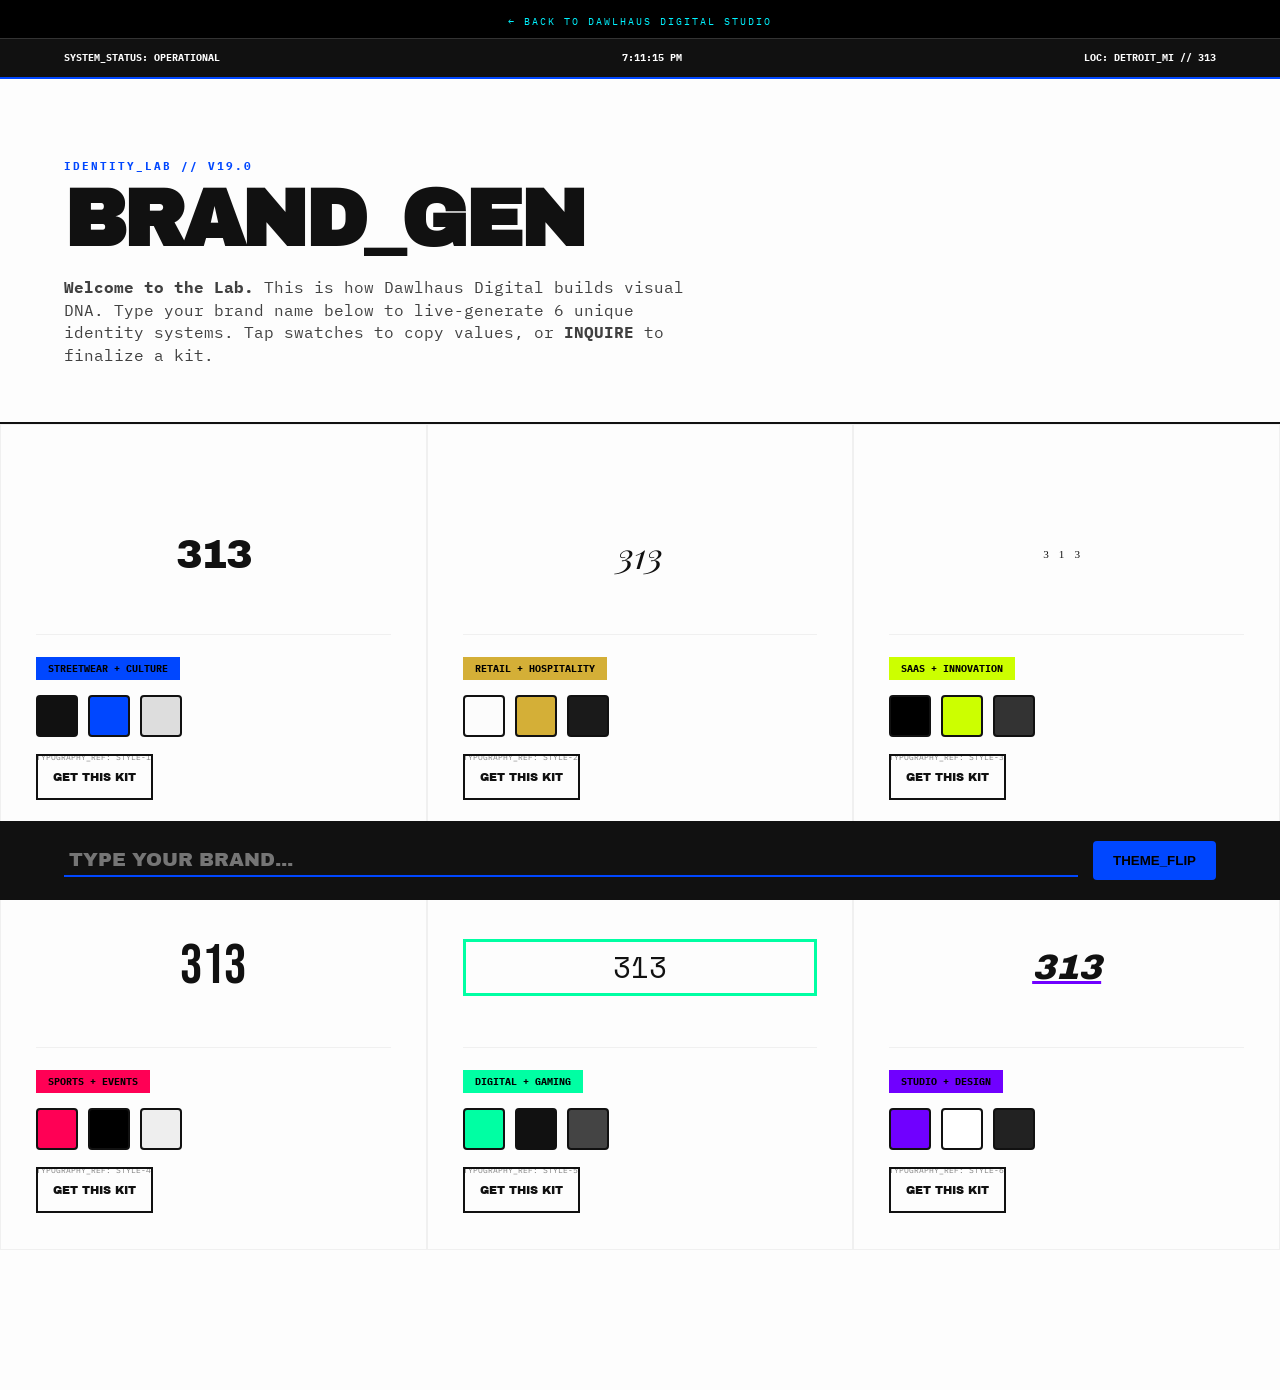
<file: lab.html>
<!DOCTYPE html>
<html lang="en">
  <head>
    <meta charset="UTF-8" />
    <meta name="viewport" content="width=device-width, initial-scale=1.0" />
    <title>313 // BRAND_PLAYGROUND</title>
    <link
      href="https://fonts.googleapis.com/css2?family=Syncopate:wght@700&family=IBM+Plex+Mono:wght@400;700&family=Archivo+Black&family=Playfair+Display:ital,wght@1,900&family=Bebas+Neue&family=Space+Mono:wght@700&display=swap"
      rel="stylesheet"
    />
    <style>
      :root {
        --bg: #fdfdfd;
        --text: #111;
        --accent: #0047ff;
      }
      body.dark-mode {
        --bg: #0a0a0a;
        --text: #fff;
        --accent: #ccff00;
      }

      * {
        box-sizing: border-box;
        transition: 0.2s ease-out;
      }
      body {
        background-color: var(--bg);
        color: var(--text);
        font-family: "IBM Plex Mono", monospace;
        margin: 0;
        text-transform: uppercase;
        line-height: 1.4;
        overflow-x: hidden;
      }

      /* INTERACTIVE STATUS BAR */
      .status-bar {
        background: var(--text);
        color: var(--bg);
        padding: 12px 5%;
        display: flex;
        justify-content: space-between;
        font-size: 0.6rem;
        font-weight: 700;
        border-bottom: 2px solid var(--accent);
        position: sticky;
        top: 0;
        z-index: 11000;
      }

      header {
        padding: 80px 5% 40px;
        border-bottom: 2px solid var(--text);
        perspective: 1000px;
      }
      .tagline {
        color: var(--accent);
        font-weight: 900;
        font-size: 0.7rem;
        letter-spacing: 2px;
        margin-bottom: 10px;
      }

      /* GLITCH TITLE EFFECT */
      h1 {
        font-family: "Archivo Black";
        font-size: clamp(2.5rem, 8vw, 5rem);
        margin: 0;
        letter-spacing: -3px;
        line-height: 0.9;
        cursor: crosshair;
        display: inline-block;
        transition: transform 0.1s linear;
      }
      h1:hover {
        font-style: italic;
        color: var(--accent);
        letter-spacing: 2px;
      }

      .intro-text {
        text-transform: none;
        max-width: 650px;
        margin-top: 20px;
        font-size: 1rem;
        opacity: 0.8;
      }

      /* THE GRID */
      .playground-grid {
        display: grid;
        grid-template-columns: repeat(auto-fit, minmax(350px, 1fr));
      }

      .brand-kit {
        padding: 50px 35px;
        border: 1px solid rgba(0, 0, 0, 0.05);
        display: flex;
        flex-direction: column;
        gap: 20px;
        position: relative;
      }
      .dark-mode .brand-kit {
        border-color: rgba(255, 255, 255, 0.1);
      }

      .kit-1 {
        --kit-accent: #0047ff;
      }
      .kit-2 {
        --kit-accent: #d4af37;
      }
      .kit-3 {
        --kit-accent: #ccff00;
      }
      .kit-4 {
        --kit-accent: #ff0055;
      }
      .kit-5 {
        --kit-accent: #00ffa3;
      }
      .kit-6 {
        --kit-accent: #7000ff;
      }

      .logo-preview {
        height: 160px;
        display: flex;
        align-items: center;
        justify-content: center;
        border-bottom: 1px solid rgba(0, 0, 0, 0.05);
      }
      .industry-tag {
        display: inline-block;
        padding: 5px 12px;
        background: var(--kit-accent);
        color: #000;
        font-size: 0.6rem;
        font-weight: 900;
      }

      /* LOGO RENDERS */
      .render {
        text-align: center;
        width: 100%;
        pointer-events: none;
      }
      .style-1 {
        font-family: "Archivo Black";
        font-size: 2.5rem;
        letter-spacing: -2px;
      }
      .style-2 {
        font-family: "Playfair Display";
        font-size: 2.2rem;
        font-style: italic;
        text-transform: none;
      }
      .style-3 {
        font-family: "Syncopate";
        font-size: 0.7rem;
        letter-spacing: 10px;
      }
      .style-4 {
        font-family: "Bebas Neue";
        font-size: 3.5rem;
        line-height: 0.8;
      }
      .style-5 {
        font-family: "Space Mono";
        font-size: 1.8rem;
        border: 3px solid var(--kit-accent);
        padding: 5px 15px;
      }
      .style-6 {
        font-family: "Archivo Black";
        font-size: 2.2rem;
        font-style: italic;
        text-decoration: underline;
        text-decoration-color: var(--kit-accent);
      }

      /* INTERACTION ELEMENTS */
      .swatch-group {
        display: flex;
        gap: 10px;
        margin: 15px 0;
      }
      .swatch {
        width: 42px;
        height: 42px;
        border: 2px solid var(--text);
        cursor: pointer;
        border-radius: 4px;
      }
      .swatch:hover {
        transform: scale(1.1) rotate(5deg);
      }

      .inquire-btn {
        margin-top: 20px;
        padding: 15px;
        border: 2px solid var(--text);
        background: transparent;
        color: var(--text);
        font-family: "Archivo Black";
        font-size: 0.7rem;
        cursor: pointer;
        text-decoration: none;
        text-align: center;
      }
      .inquire-btn:hover {
        background: var(--text);
        color: var(--bg);
      }

      .input-bar {
        position: fixed;
        bottom: 0;
        width: 100%;
        background: #111;
        padding: 20px 5%;
        display: flex;
        gap: 15px;
        align-items: center;
        z-index: 10000;
      }
      .input-bar input {
        flex: 1;
        background: transparent;
        border: none;
        border-bottom: 2px solid var(--accent);
        color: #fff;
        font-family: "Archivo Black";
        font-size: 1.2rem;
        outline: none;
        padding: 5px;
      }

      #toast {
        position: fixed;
        top: 70px;
        left: 50%;
        transform: translateX(-50%);
        background: var(--accent);
        color: #000;
        padding: 12px 24px;
        font-weight: 900;
        display: none;
        z-index: 20000;
        box-shadow: 0 10px 30px rgba(0, 0, 0, 0.2);
      }

      @media (max-width: 600px) {
        .input-bar {
          padding: 15px;
          flex-direction: column;
        }
        .input-bar input {
          width: 100%;
        }
      }
    </style>
  </head>
 <body>
  <div class="studio-link-bar" style="background: #000; padding: 8px; text-align: center; border-bottom: 1px solid #333; position: sticky; top: 0; z-index: 12000;">
    <a href="https://fennjessica-fs.github.io/dawlhausdigital/" style="color: #00f2ff; font-family: 'IBM Plex Mono'; font-size: 0.6rem; text-decoration: none; text-transform: uppercase; letter-spacing: 2px;">
      &larr; Back to Dawlhaus Digital Studio
    </a>
  </div>

  <div class="status-bar" style="top: 35px;"> 
    <span>SYSTEM_STATUS: OPERATIONAL</span>
    <span id="clock">00:00:00</span>
    <span>LOC: DETROIT_MI // 313</span>
  </div>
    <div id="toast">HEX_COPIED</div>

    <header>
      <div class="tagline">IDENTITY_LAB // v19.0</div>
      <h1 id="glitchTitle">BRAND_GEN</h1>
      <p class="intro-text">
        <strong>Welcome to the Lab.</strong> This is how Dawlhaus Digital builds
        visual DNA. Type your brand name below to live-generate 6 unique
        identity systems. Tap swatches to copy values, or
        <strong>INQUIRE</strong> to finalize a kit.
      </p>
    </header>

    <section class="playground-grid" id="main-grid"></section>

    <div style="height: 140px"></div>

    <div class="input-bar">
      <input
        type="text"
        id="brandInput"
        placeholder="TYPE YOUR BRAND..."
        onkeyup="syncAll()"
      />
      <button
        onclick="document.body.classList.toggle('dark-mode')"
        style="
          background: var(--accent);
          border: none;
          padding: 12px 20px;
          font-weight: 900;
          cursor: pointer;
          border-radius: 4px;
        "
      >
        THEME_FLIP
      </button>
    </div>

    <script>
      // DATA HUB
      const kitData = [
        {
          id: 1,
          name: "BRUTAL",
          tag: "STREETWEAR + CULTURE",
          font: "style-1",
          colors: ["#111", "#0047ff", "#ddd"],
        },
        {
          id: 2,
          name: "LUXE",
          tag: "RETAIL + HOSPITALITY",
          font: "style-2",
          colors: ["#fcfcfc", "#d4af37", "#1a1a1a"],
        },
        {
          id: 3,
          name: "TECH",
          tag: "SAAS + INNOVATION",
          font: "style-3",
          colors: ["#000", "#ccff00", "#333"],
        },
        {
          id: 4,
          name: "STADIUM",
          tag: "SPORTS + EVENTS",
          font: "style-4",
          colors: ["#ff0055", "#000", "#eee"],
        },
        {
          id: 5,
          name: "CYBER",
          tag: "DIGITAL + GAMING",
          font: "style-5",
          colors: ["#00ffa3", "#111", "#444"],
        },
        {
          id: 6,
          name: "STUDIO",
          tag: "STUDIO + DESIGN",
          font: "style-6",
          colors: ["#7000ff", "#fff", "#222"],
        },
      ];

      // RENDER KITS
      const grid = document.getElementById("main-grid");
      kitData.forEach((k) => {
        grid.innerHTML += `
                <div class="brand-kit kit-${k.id}" id="k-${k.id}">
                    <div class="logo-preview"><div class="render ${
                      k.font
                    } out-text">313</div></div>
                    <div>
                        <span class="industry-tag">${k.tag}</span>
                        <div class="swatch-group">
                            ${k.colors
                              .map(
                                (c) =>
                                  `<div class="swatch" style="background:${c}" onclick="copyColor('k-${k.id}', '${c}')"></div>`
                              )
                              .join("")}
                        </div>
                        <div style="font-size:0.5rem; opacity:0.5;">TYPOGRAPHY_REF: ${k.font.toUpperCase()}</div>
                        <a href="#" class="inquire-btn" onclick="sendInquiry('${
                          k.tag
                        }')">GET THIS KIT</a>
                    </div>
                </div>
            `;
      });

      // LIVE LOGIC
      function syncAll() {
        let val = document.getElementById("brandInput").value || "313";
        document
          .querySelectorAll(".out-text")
          .forEach((el) => (el.innerText = val));
      }

      function copyColor(id, hex) {
        navigator.clipboard.writeText(hex);
        const kit = document.getElementById(id);
        const originalBg = kit.style.background;
        kit.style.background = hex;
        const toast = document.getElementById("toast");
        toast.innerText = `HEX_COPIED: ${hex}`;
        toast.style.display = "block";
        setTimeout(() => {
          kit.style.background = originalBg;
          toast.style.display = "none";
        }, 1000);
      }

      function sendInquiry(style) {
        const brandName = document.getElementById("brandInput").value || "313";
        const email = "Dawlhausdigital@GMAIL.COM";
        const subject = `Inquiry: ${brandName} [${style}]`;
        const body = `Hi! I love the ${style} look for "${brandName}." Let's start the branding process.`;
        window.location.href = `mailto:${email}?subject=${encodeURIComponent(
          subject
        )}&body=${encodeURIComponent(body)}`;
      }

      // INTERACTIVE HEADER LOGIC
      setInterval(() => {
        document.getElementById("clock").innerText =
          new Date().toLocaleTimeString();
      }, 1000);

      const title = document.getElementById("glitchTitle");
      document.addEventListener("mousemove", (e) => {
        let x = (window.innerWidth / 2 - e.pageX) / 25;
        let y = (window.innerHeight / 2 - e.pageY) / 25;
        title.style.transform = `rotateY(${x}deg) rotateX(${y}deg)`;
      });
    </script>
  </body>
</html>
</file>
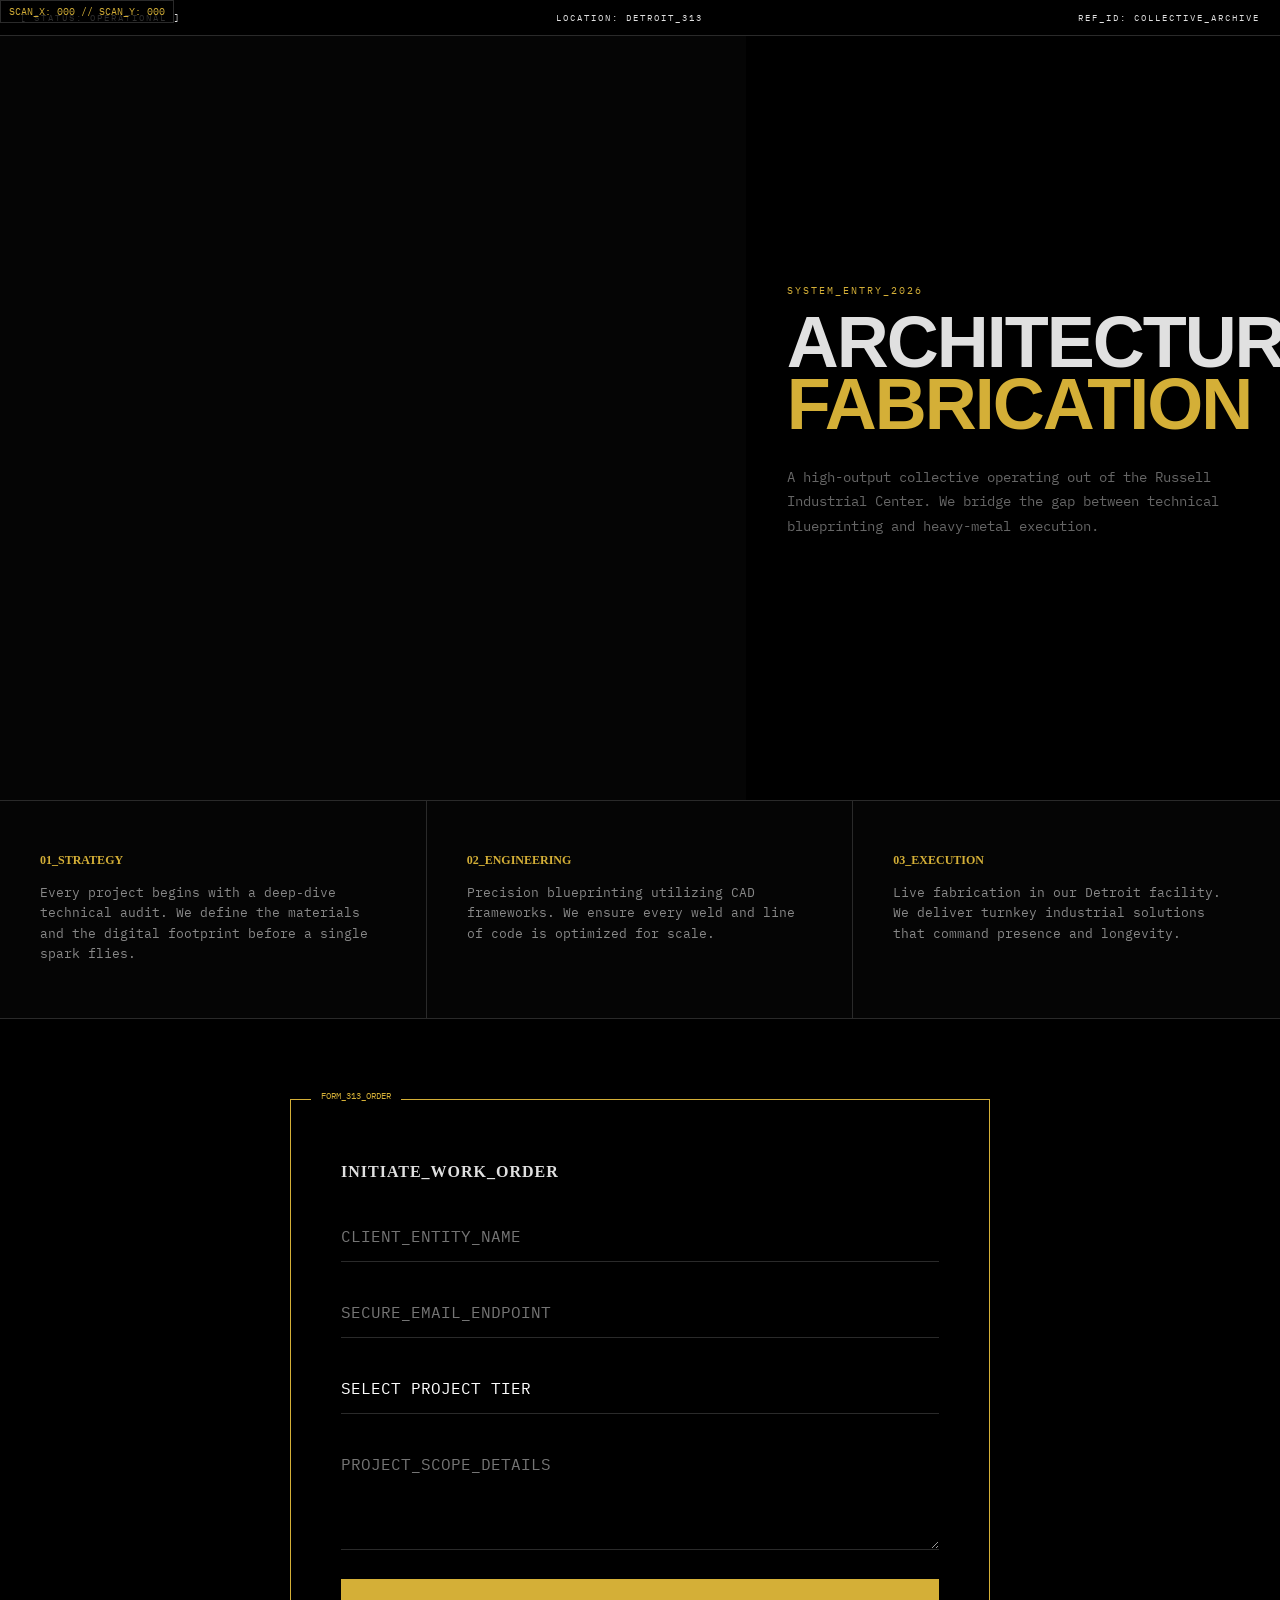
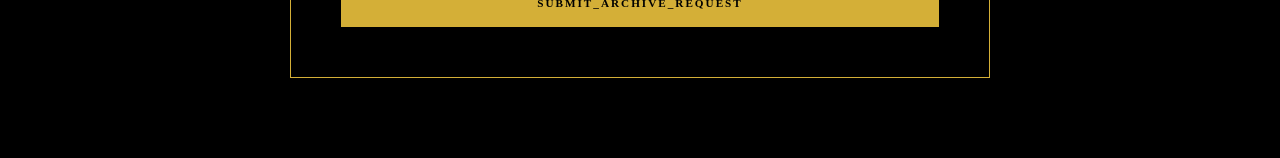
<file: makers.html>
<!DOCTYPE html>
<html lang="en">
  <head>
    <meta charset="UTF-8" />
    <meta name="viewport" content="width=device-width, initial-scale=1.0" />
    <title>313 // ARCHIVE_SYSTEM_v1.1</title>
    <link
      href="https://fonts.googleapis.com/css2?family=Syncopate:wght@700&family=IBM+Plex+Mono:wght@300;400;700&display=swap"
      rel="stylesheet"
    />
    <style>
      :root {
        --raw-brass: #d4af37;
        --steel-dark: #050505;
        --zinc: #2a2a2a;
        --white-print: #e0e0e0;
      }

      * {
        cursor: crosshair;
        box-sizing: border-box;
      }

      body {
        background-color: var(--steel-dark);
        color: var(--white-print);
        font-family: "IBM Plex Mono", monospace;
        margin: 0;
        overflow-x: hidden;
        text-transform: uppercase;
      }

      /* COORDINATE TRACKER */
      #coord-tracker {
        position: fixed;
        pointer-events: none;
        font-size: 10px;
        color: var(--raw-brass);
        z-index: 10000;
        background: rgba(0, 0, 0, 0.8);
        padding: 4px 8px;
        border: 1px solid var(--zinc);
        display: block;
      }

      /* Hide tracker on touch devices */
      @media (hover: none) {
        #coord-tracker {
          display: none;
        }
        * {
          cursor: auto;
        }
      }

      .interface-header {
        border-bottom: 1px solid var(--zinc);
        padding: 12px 20px;
        display: flex;
        justify-content: space-between;
        font-size: 0.55rem;
        letter-spacing: 2px;
        background: #000;
        position: sticky;
        top: 0;
        z-index: 1000;
      }

      @media (max-width: 600px) {
        .interface-header span:nth-child(2) {
          display: none;
        } /* Hide location on small mobile */
      }

      /* HERO SECTION */
      .hero-section {
        display: grid;
        grid-template-columns: repeat(12, 1fr);
        min-height: 85vh;
        border-bottom: 1px solid var(--zinc);
      }

      .hero-visual {
        grid-column: span 7;
        background: url("https://images.unsplash.com/photo-1504917595217-d4dc5ebe6122?q=80")
          center/cover no-repeat;
        filter: grayscale(1) contrast(1.7) brightness(0.3);
        border-right: 1px solid var(--zinc);
        min-height: 300px;
      }

      .hero-content {
        grid-column: span 5;
        padding: 60px 40px;
        display: flex;
        flex-direction: column;
        justify-content: center;
        background: #000;
      }

      @media (max-width: 900px) {
        .hero-section {
          grid-template-columns: 1fr;
        }
        .hero-visual {
          grid-column: span 1;
          border-right: none;
          border-bottom: 1px solid var(--zinc);
          height: 40vh;
        }
        .hero-content {
          grid-column: span 1;
          padding: 40px 20px;
        }
      }

      .hero-content h1 {
        font-family: "Syncopate", sans-serif;
        font-size: clamp(2.2rem, 8vw, 4.5rem);
        line-height: 0.85;
        margin: 0;
        letter-spacing: -2px;
      }

      .hero-content h1 span {
        color: var(--raw-brass);
        display: block;
      }

      /* STRATEGY GRID */
      .strategy-grid {
        display: grid;
        grid-template-columns: repeat(3, 1fr);
        border-bottom: 1px solid var(--zinc);
      }

      @media (max-width: 850px) {
        .strategy-grid {
          grid-template-columns: 1fr;
        }
      }

      .strategy-item {
        padding: 40px;
        border-right: 1px solid var(--zinc);
      }

      @media (max-width: 850px) {
        .strategy-item {
          border-right: none;
          border-bottom: 1px solid var(--zinc);
        }
      }

      .strategy-item h3 {
        font-family: "Syncopate";
        font-size: 0.75rem;
        color: var(--raw-brass);
        margin-bottom: 15px;
      }

      .strategy-item p {
        font-size: 0.8rem;
        text-transform: none;
        line-height: 1.6;
        color: #888;
      }

      /* FORM SECTION */
      .work-order-section {
        padding: 80px 20px;
        background: #000;
      }

      .form-wrap {
        border: 1px solid var(--raw-brass);
        padding: 30px;
        max-width: 700px;
        margin: 0 auto;
        position: relative;
      }

      @media (min-width: 768px) {
        .form-wrap {
          padding: 50px;
        }
      }

      .form-wrap::before {
        content: "FORM_313_ORDER";
        position: absolute;
        top: -10px;
        left: 20px;
        background: #000;
        padding: 0 10px;
        font-size: 0.55rem;
        color: var(--raw-brass);
      }

      input,
      textarea,
      select {
        background: transparent;
        border: none;
        border-bottom: 1px solid var(--zinc);
        color: white;
        padding: 15px 0;
        width: 100%;
        margin-bottom: 25px;
        font-family: inherit;
        font-size: 16px; /* Prevents iOS zoom on focus */
        outline: none;
        border-radius: 0;
        -webkit-appearance: none;
      }

      button {
        background: var(--raw-brass);
        color: black;
        border: none;
        padding: 18px;
        width: 100%;
        font-weight: 900;
        font-family: "Syncopate";
        font-size: 0.7rem;
        letter-spacing: 2px;
        transition: 0.3s;
        cursor: pointer;
      }

      button:hover {
        background: white;
      }
    </style>
  </head>
  <body>
    <div id="coord-tracker">SCAN_X: 000 // SCAN_Y: 000</div>

    <div class="interface-header">
      <span>[ STATUS: OPERATIONAL ]</span>
      <span>LOCATION: DETROIT_313</span>
      <span>REF_ID: COLLECTIVE_ARCHIVE</span>
    </div>

    <section class="hero-section">
      <div class="hero-visual"></div>
      <div class="hero-content">
        <div
          style="
            font-size: 0.6rem;
            color: var(--raw-brass);
            margin-bottom: 15px;
            letter-spacing: 2px;
          "
        >
          SYSTEM_ENTRY_2026
        </div>
        <h1>ARCHITECTURAL<br /><span>FABRICATION</span></h1>
        <p
          style="
            margin-top: 30px;
            color: #666;
            text-transform: none;
            line-height: 1.8;
            font-size: 0.85rem;
          "
        >
          A high-output collective operating out of the Russell Industrial
          Center. We bridge the gap between technical blueprinting and
          heavy-metal execution.
        </p>
      </div>
    </section>

    <section class="strategy-grid">
      <div class="strategy-item">
        <h3>01_STRATEGY</h3>
        <p>
          Every project begins with a deep-dive technical audit. We define the
          materials and the digital footprint before a single spark flies.
        </p>
      </div>
      <div class="strategy-item">
        <h3>02_ENGINEERING</h3>
        <p>
          Precision blueprinting utilizing CAD frameworks. We ensure every weld
          and line of code is optimized for scale.
        </p>
      </div>
      <div
        class="strategy-item"
        style="border-right: none; border-bottom: none"
      >
        <h3>03_EXECUTION</h3>
        <p>
          Live fabrication in our Detroit facility. We deliver turnkey
          industrial solutions that command presence and longevity.
        </p>
      </div>
    </section>

    <section class="work-order-section">
      <div class="form-wrap">
        <h2
          style="
            font-family: 'Syncopate';
            font-size: 1rem;
            margin-bottom: 30px;
            letter-spacing: 1px;
          "
        >
          INITIATE_WORK_ORDER
        </h2>
        <form>
          <input type="text" placeholder="CLIENT_ENTITY_NAME" />
          <input type="email" placeholder="SECURE_EMAIL_ENDPOINT" />
          <select>
            <option disabled selected>SELECT PROJECT TIER</option>
            <option>TIER: $10,000 - $25,000</option>
            <option>TIER: $25,000 - $50,000</option>
            <option>TIER: INDUSTRIAL_SCALE_CONTRACT</option>
          </select>
          <textarea placeholder="PROJECT_SCOPE_DETAILS" rows="4"></textarea>
          <button type="button">SUBMIT_ARCHIVE_REQUEST</button>
        </form>
      </div>
    </section>

    <script>
      // Only run tracker if device has a mouse
      if (window.matchMedia("(hover: hover)").matches) {
        document.addEventListener("mousemove", (e) => {
          const tracker = document.getElementById("coord-tracker");
          tracker.style.left = e.clientX + 15 + "px";
          tracker.style.top = e.clientY + 15 + "px";
          tracker.innerHTML = `SCAN_X: ${e.clientX} // SCAN_Y: ${e.clientY}`;
        });
      }
    </script>
  </body>
</html>
</file>
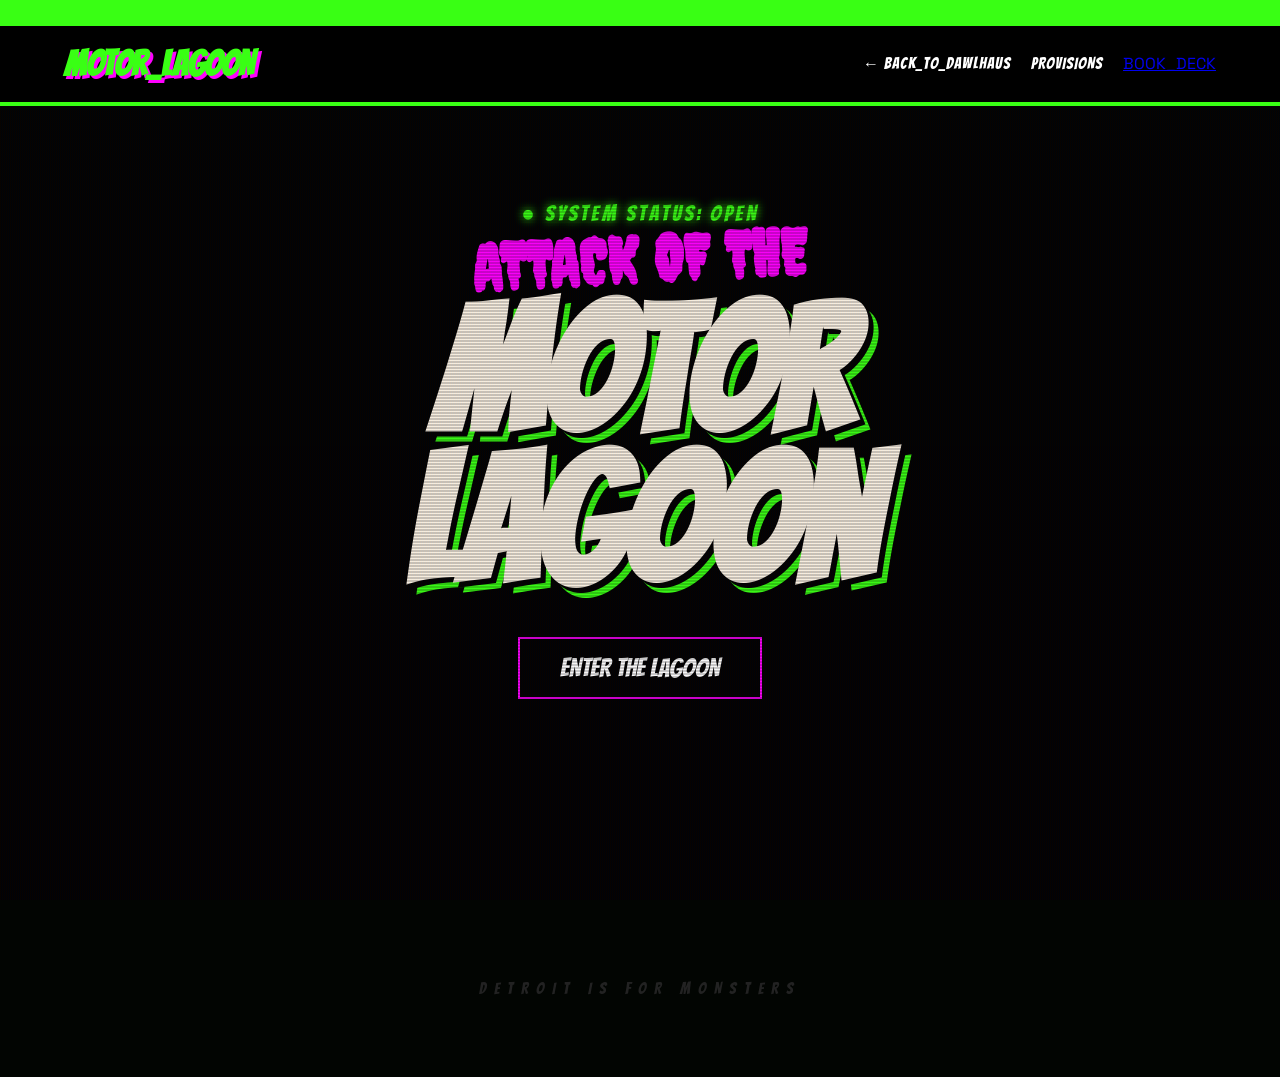
<file: motorlagoon.html>
<!DOCTYPE html>
<html lang="en">
  <head>
    <meta charset="UTF-8" />
    <meta name="viewport" content="width=device-width, initial-scale=1.0" />
    <title>THE MOTOR LAGOON | DETROIT TIKI</title>
    <link
      rel="icon"
      href="data:image/svg+xml,<svg xmlns='http://www.w3.org/2000/svg' viewBox='0 0 100 100'><text y='.9em' font-size='90'>☣️</text></svg>"
    />
    <link
      href="https://fonts.googleapis.com/css2?family=Bangers&family=Creepster&family=Space+Grotesk:wght@300;700&display=swap"
      rel="stylesheet"
    />
    <style>
      * {
        margin: 0;
        padding: 0;
        box-sizing: border-box;
      }

      /* --- FINISHING TOUCHES: FILM & CRT EFFECTS --- */
      body::before {
        content: "";
        position: fixed;
        top: 0;
        left: 0;
        width: 100%;
        height: 100%;
        background: url("https://upload.wikimedia.org/wikipedia/commons/7/76/1k_Grain.png");
        opacity: 0.04;
        pointer-events: none;
        z-index: 9999;
      }

      .scanlines {
        position: fixed;
        top: 0;
        left: 0;
        width: 100%;
        height: 100%;
        background: linear-gradient(
            rgba(18, 16, 16, 0) 50%,
            rgba(0, 0, 0, 0.1) 50%
          ),
          linear-gradient(
            90deg,
            rgba(255, 0, 0, 0.03),
            rgba(0, 255, 0, 0.01),
            rgba(0, 0, 255, 0.03)
          );
        background-size: 100% 3px, 2px 100%;
        pointer-events: none;
        z-index: 998;
      }

      body {
        background: #020502;
        color: #fdf5e6;
        font-family: "Space Grotesk", sans-serif;
        overflow-x: hidden;
      }

      /* --- EMERGENCY TICKER --- */
      .ticker-wrap {
        width: 100%;
        overflow: hidden;
        background: #39ff14;
        color: #000;
        font-family: "Bangers";
        font-size: 0.9rem;
        padding: 5px 0;
        position: fixed;
        top: 0;
        z-index: 1001;
      }

      .ticker {
        display: inline-block;
        white-space: nowrap;
        padding-left: 100%;
        animation: ticker 30s linear infinite;
      }

      @keyframes ticker {
        0% {
          transform: translate(0, 0);
        }
        100% {
          transform: translate(-100%, 0);
        }
      }

      /* --- NAVIGATION --- */
      nav {
        padding: 45px 5% 20px;
        display: flex;
        justify-content: space-between;
        align-items: center;
        background: #000;
        border-bottom: 4px solid #39ff14;
        position: fixed;
        top: 0;
        width: 100%;
        z-index: 1000;
      }

      .logo {
        font-family: "Bangers", cursive;
        font-size: 2.2rem;
        color: #39ff14;
        text-shadow: 3px 3px #ff00ff;
      }

      .dossier-btn {
        font-family: "Bangers";
        color: #fff;
        background: none;
        border: 2px solid #ff00ff;
        padding: 8px 20px;
        cursor: pointer;
        transition: 0.3s;
      }

      .dossier-btn:hover {
        background: #ff00ff;
        color: #000;
        box-shadow: 0 0 20px #ff00ff;
      }

      /* --- HERO & STATUS --- */
      .hero {
        height: 100vh;
        display: flex;
        flex-direction: column;
        align-items: center;
        justify-content: center;
        background: linear-gradient(rgba(0, 0, 0, 0.5), rgba(0, 0, 0, 0.9)),
          url("https://images.unsplash.com/photo-1574096079513-d8259312b785?auto=format&fit=crop&q=80&w=1600");
        background-size: cover;
        background-position: center;
        text-align: center;
      }

      .status-sign {
        font-family: "Bangers";
        font-size: 1.4rem;
        letter-spacing: 3px;
        margin-bottom: 10px;
      }

      .status-open {
        color: #39ff14;
        text-shadow: 0 0 10px #39ff14;
        animation: flicker 4s infinite;
      }
      .status-closed {
        color: #ff0000;
        text-shadow: 0 0 5px #ff0000;
        opacity: 0.6;
      }

      @keyframes flicker {
        0%,
        19%,
        21%,
        23%,
        25%,
        54%,
        56%,
        100% {
          opacity: 1;
        }
        20%,
        22%,
        24%,
        55% {
          opacity: 0.4;
        }
      }

      .hero h1 {
        font-family: "Bangers", cursive;
        font-size: clamp(4rem, 18vw, 11rem);
        line-height: 0.85;
        text-shadow: 5px 5px 0px #000, 10px 10px 0px #39ff14;
      }

      .hero h2 {
        font-family: "Creepster", cursive;
        color: #ff00ff;
        font-size: clamp(2rem, 5vw, 4rem);
        transform: rotate(-3deg);
        margin-top: -15px;
      }

      /* --- THE DOSSIER OVERLAY --- */
      #menu-overlay {
        position: fixed;
        top: 0;
        right: -100%;
        width: 100%;
        height: 100%;
        background: #050a05;
        z-index: 2000;
        transition: 0.7s cubic-bezier(0.85, 0, 0.15, 1);
        padding: 120px 5% 60px;
        overflow-y: auto;
      }

      #menu-overlay.active {
        right: 0;
      }

      .menu-grid {
        display: grid;
        grid-template-columns: repeat(auto-fit, minmax(320px, 1fr));
        gap: 35px;
      }

      .menu-box {
        border: 4px solid #39ff14;
        padding: 30px;
        background: #000;
        box-shadow: 12px 12px 0px #ff00ff;
        position: relative;
      }

      .stamp {
        position: absolute;
        top: 15px;
        right: -15px;
        border: 4px solid #ff0000;
        color: #ff0000;
        font-family: "Bangers";
        padding: 4px 15px;
        transform: rotate(12deg);
        opacity: 0.7;
        pointer-events: none;
      }

      .menu-box h3 {
        font-family: "Bangers";
        font-size: 2.2rem;
        border-bottom: 2px solid #39ff14;
        margin-bottom: 20px;
      }

      .item {
        display: flex;
        justify-content: space-between;
        margin-bottom: 8px;
        font-weight: 700;
      }
      .item span:last-child {
        color: #39ff14;
      }
      .desc {
        font-size: 0.8rem;
        color: #777;
        font-style: italic;
        margin-bottom: 15px;
      }

      .info-row {
        margin-bottom: 12px;
        border-left: 3px solid #ff00ff;
        padding-left: 15px;
      }
      .info-row b {
        display: block;
        font-family: "Bangers";
        color: #ff00ff;
        font-size: 1.1rem;
      }

      /* --- THE ORACLE --- */
      .oracle-box {
        grid-column: 1 / -1;
        background: rgba(57, 255, 20, 0.05);
        border: 4px dashed #39ff14;
        text-align: center;
        padding: 40px;
      }

      #oracle-btn {
        background: #39ff14;
        border: none;
        font-family: "Bangers";
        font-size: 1.8rem;
        padding: 10px 30px;
        cursor: pointer;
        box-shadow: 0 0 15px #39ff14;
      }

      #oracle-out {
        font-family: "Creepster";
        font-size: 2rem;
        color: #ff00ff;
        margin-top: 20px;
      }

      footer {
        padding: 80px;
        text-align: center;
        font-family: "Bangers";
        color: #222;
        letter-spacing: 8px;
      }
      .video-background {
        position: absolute;
        top: 0;
        left: 0;
        width: 100%;
        height: 100%;
        object-fit: cover; /* Keeps it full screen */
        z-index: -1; /* Pushes it BEHIND the text */
        filter: grayscale(1) contrast(1.5) brightness(0.3); /* Makes it moody & vintage */
        pointer-events: none;
      }

      .hero {
        position: relative; /* This is crucial for the video to stay inside the box */
        overflow: hidden;
      }
      /* --- CURSOR & INTERACTION --- */
      html {
        cursor: url('data:image/svg+xml;utf8,<svg xmlns="http://www.w3.org/2000/svg" width="32" height="32" viewBox="0 0 32 32"><circle cx="16" cy="16" r="2" fill="%2339ff14"/><line x1="16" y1="0" x2="16" y2="32" stroke="%2339ff14" stroke-width="1"/><line x1="0" y1="16" x2="32" y2="16" stroke="%2339ff14" stroke-width="1"/></svg>')
            16 16,
          auto;
      }

      button:hover,
      .dossier-btn:hover {
        cursor: url('data:image/svg+xml;utf8,<svg xmlns="http://www.w3.org/2000/svg" width="32" height="32" viewBox="0 0 32 32"><circle cx="16" cy="16" r="6" fill="%23ff00ff" fill-opacity="0.5"/><circle cx="16" cy="16" r="2" fill="%23ff00ff"/></svg>')
            16 16,
          pointer;
      }

      /* --- GLITCH ANIMATION --- */
      @keyframes glitch {
        0% {
          transform: translate(0);
          text-shadow: 5px 5px 0px #000, 10px 10px 0px #39ff14;
        }
        2% {
          transform: translate(-5px, 2px);
          text-shadow: 5px 5px 0px #ff00ff, -5px -5px 0px #39ff14;
        }
        4% {
          transform: translate(5px, -2px);
          opacity: 0.8;
        }
        6% {
          transform: translate(0);
        }
      }

      .glitch-active {
        animation: glitch 0.3s linear;
      }
      .nav-content {
  display: flex;
  justify-content: space-between;
  align-items: center;
  width: 100%;
  max-width: 1400px;
  margin: 0 auto;
}

.nav-links {
  display: flex;
  gap: 20px;
  align-items: center;
}

.nav-link {
  color: #fff;
  text-decoration: none;
  font-family: "Bangers";
  letter-spacing: 1px;
}
    </style>
  </head>
  <body>
    <div class="scanlines"></div>
    <audio
      id="vault-sound"
      src="https://www.soundjay.com/mechanical/sounds/mechanical-clunk-1.mp3"
      preload="auto"
    ></audio>

    <div class="scanlines"></div>
    <div class="ticker-wrap">
      <div class="ticker">
        EMERGENCY BROADCAST: KAIJU SIGHTINGS REPORTED NEAR EASTERN MARKET //
        STROH'S RESERVES AT 15% // TONIGHT: VINYL VAMPIRISM STARTS AT 9PM // NO
        REFUNDS FOR MONSTER ATTACKS // DETROIT EST. 2026 //
      </div>
    </div>

   <nav class="nav glass">
  <div class="nav-content">
    <div class="logo-group">
      <span class="system-status"></span>
      <h1 class="logo">MOTOR_LAGOON</h1>
    </div>
    <div class="nav-links">
      <a href="index.html" class="nav-link">← BACK_TO_DAWLHAUS</a>
      <a href="#menu" class="nav-link">PROVISIONS</a>
      <a href="#contact" class="nav-btn">BOOK_DECK</a>
    </div>
  </div>
</nav>
    <section class="hero">
      <video autoplay muted loop playsinline class="video-background">
        <source
          src="https://assets.mixkit.co/videos/preview/mixkit-grainy-film-texture-with-scratches-and-dust-34567-large.mp4"
          type="video/mp4"
        />
      </video>

      <div id="live-status" class="status-sign"></div>
      <h2>ATTACK OF THE</h2>
      <h1>MOTOR<br />LAGOON</h1>

      <button
        class="dossier-btn"
        id="main-act"
        onclick="toggleMenu()"
        style="margin-top: 40px; font-size: 1.6rem; padding: 15px 40px"
      >
        ENTER SYSTEM
      </button>
    </section>

    <div id="menu-overlay">
      <div style="text-align: right; margin-bottom: 30px">
        <button class="dossier-btn" onclick="toggleMenu()">
          [ CLOSE FILE ]
        </button>
      </div>

      <div class="menu-grid">
        <div class="menu-box">
          <div class="stamp">CLASSIFIED</div>
          <h3>FUEL INJECTED</h3>
          <div class="item"><span>8-Mile Zombie</span><span>$18</span></div>
          <p class="desc">
            Three rums, grapefruit, and a dash of industrial waste.
          </p>
          <div class="item"><span>Toxic Mai Tai</span><span>$15</span></div>
          <div class="item"><span>Stroh's Lager</span><span>$5</span></div>
          <div class="item"><span>Natty Daddy</span><span>$3</span></div>
        </div>

        <div class="menu-box">
          <h3>RATIONS</h3>
          <div class="item"><span>Better Made Chips</span><span>$4</span></div>
          <p class="desc">Detroit's finest. Served in a bucket.</p>
          <div class="item"><span>Spicy Chex Mix</span><span>$5</span></div>
          <div class="item">
            <span>Roast Beast Sliders</span><span>$12</span>
          </div>
          <div class="item"><span>Frankenweenies</span><span>$9</span></div>
        </div>

        <div class="menu-box">
          <h3>SHOWTIMES</h3>
          <div class="info-row"><b>TUESDAY — SUNDAY</b> 6:00 PM — 1:00 AM</div>
          <div class="info-row"><b>MONDAY</b> CLOSED, YOU MONSTERS!</div>
          <p style="font-size: 0.7rem; margin-top: 15px">
            *Last call before the monsters wake up.
          </p>
        </div>

        <div class="menu-box">
          <div class="stamp" style="border-color: #39ff14; color: #39ff14">
            UPCOMING
          </div>
          <h3>RITUALS</h3>
          <div class="info-row">
            <b>VINYL VAMPIRISM</b> Wed / Industrial Vinyl
          </div>
          <div class="info-row">
            <b>KAIJU KITCHEN</b> Sun / 60s Monster Matinee
          </div>
        </div>

        <div class="oracle-box">
          <h3 style="font-family: 'Bangers'; color: #fff; margin-bottom: 10px">
            CONSULT THE ORACLE
          </h3>
          <p style="font-size: 0.8rem; margin-bottom: 20px">
            LET THE SYSTEM CHOOSE YOUR FATE.
          </p>
          <button id="oracle-btn" onclick="runOracle()">REVEAL FATE</button>
          <div id="oracle-out"></div>
        </div>
      </div>
    </div>

    <footer>DETROIT IS FOR MONSTERS</footer>

    <script>
      function updateStatus() {
        const now = new Date();
        const day = now.getDay();
        const hour = now.getHours();
        const el = document.getElementById("live-status");
        const btn = document.getElementById("main-act");

        let open = false;
        // Open 6pm-1am Tue-Sun (Closed Mon)
        if (day !== 1) {
          // Not Monday
          if (hour >= 18 || hour < 1) open = true;
        }
        // Handle Sunday night bleeding into Monday 1am
        if (day === 1 && hour < 1) open = true;

        if (open) {
          el.innerHTML = "● SYSTEM STATUS: OPEN";
          el.className = "status-sign status-open";
          btn.innerHTML = "ENTER THE LAGOON";
        } else {
          el.innerHTML = "○ SYSTEM STATUS: CLOSED";
          el.className = "status-sign status-closed";
          btn.innerHTML = "VIEW ARCHIVES";
        }
      }

      function toggleMenu() {
        document.getElementById("menu-overlay").classList.toggle("active");
        document.body.style.overflow = document
          .getElementById("menu-overlay")
          .classList.contains("active")
          ? "hidden"
          : "auto";
      }

      function runOracle() {
        const d = [
          "A Toxic Mai Tai",
          "A Cold Stroh's",
          "An 8-Mile Zombie",
          "A Natty Daddy",
        ];
        const s = [
          "Better Made Chips",
          "Roast Beast Sliders",
          "Frankenweenies",
          "Chex Mix",
        ];

        const out = document.getElementById("oracle-out");
        const btn = document.getElementById("oracle-btn");

        // 1. Give it a "Loading" state
        out.innerText = "CONSULTING SYSTEM...";
        btn.style.opacity = "0.5";
        btn.innerText = "WAITING...";

        // 2. Wait 600ms before showing the result (the "Thinking" part)
        setTimeout(() => {
          const drink = d[Math.floor(Math.random() * d.length)];
          const snack = s[Math.floor(Math.random() * s.length)];

          out.innerText = drink + " & " + snack;
          btn.style.opacity = "1";
          btn.innerText = "REVEAL FATE";
        }, 600);
      }
      setInterval(updateStatus, 60000);
      updateStatus();
      document.addEventListener("mousemove", (e) => {
        const moveX = (e.clientX - window.innerWidth / 2) * 0.015;
        const moveY = (e.clientY - window.innerHeight / 2) * 0.015;

        // Target the H1 and H2 to move in slightly different directions
        document.querySelector(
          ".hero h1"
        ).style.transform = `translate(${moveX}px, ${moveY}px)`;
        document.querySelector(
          ".hero h2"
        ).style.transform = `translate(${-moveX}px, ${-moveY}px) rotate(-3deg)`;
      });
      // THE GLITCH TIMER - Activates every 8 seconds
      setInterval(() => {
        const title = document.querySelector(".hero h1");
        if (title) {
          title.classList.add("glitch-active");
          // Remove the class after the animation ends (0.3s) so it can trigger again
          setTimeout(() => title.classList.remove("glitch-active"), 300);
        }
      }, 8000);
    </script>
  </body>
</html>
</file>
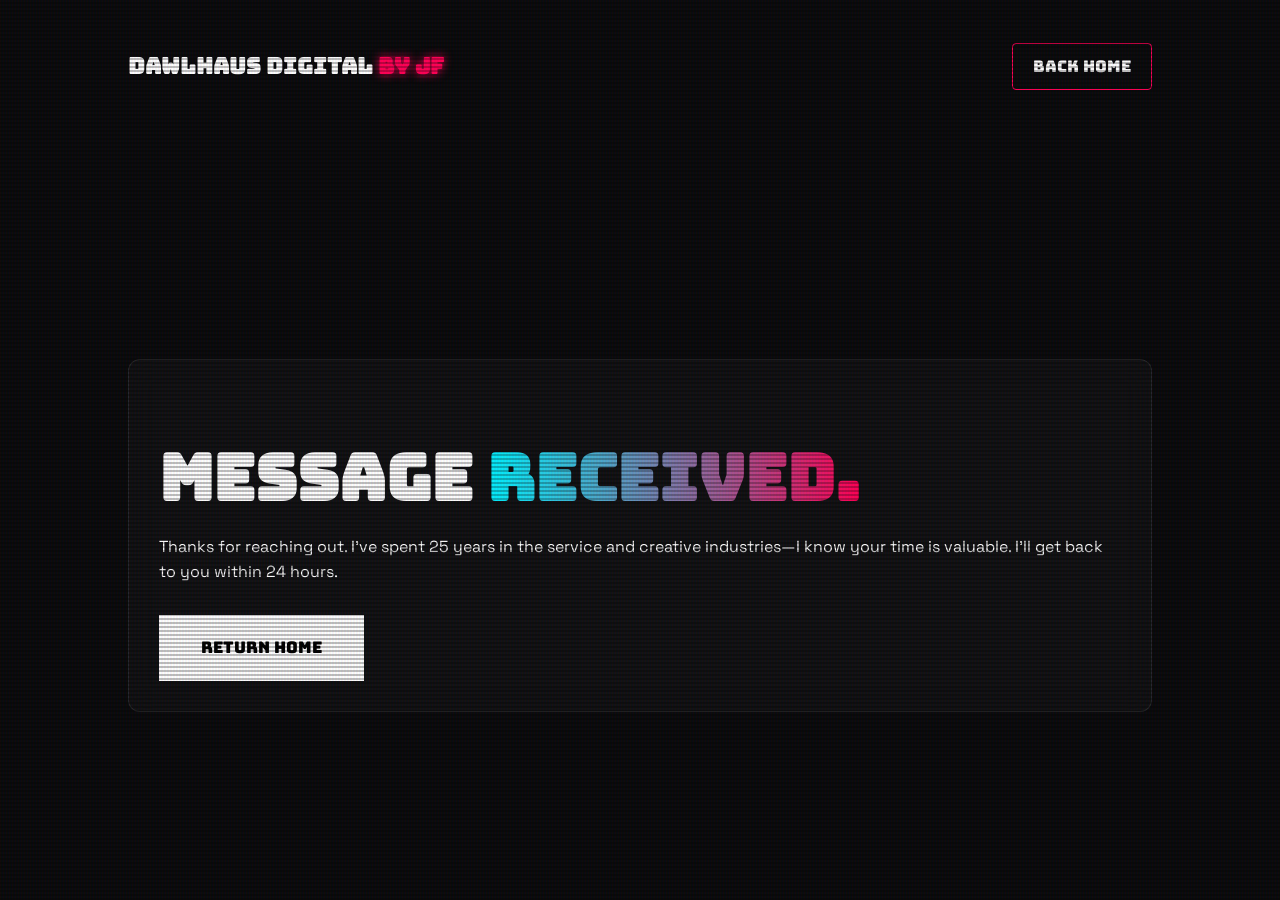
<file: thankyou.html>
<!DOCTYPE html>
<html lang="en">
  <head>
    <meta charset="UTF-8" />
    <meta name="viewport" content="width=device-width, initial-scale=1.0" />
    <title>Message Sent | Dawlhaus Digital</title>
    <link
      href="https://fonts.googleapis.com/css2?family=Bungee&family=Space+Grotesk:wght@300;700&display=swap"
      rel="stylesheet"
    />
    <link rel="stylesheet" href="style.css" />
  </head>
  <body>
    <div class="noise-overlay"></div>
    <div class="scanlines"></div>
    
    <nav class="nav">
      <h1 class="logo">Dawlhaus Digital <span>by JF</span></h1>
      <a href="index.html" class="nav-btn">Back Home</a>
    </nav>

    <section class="hero">
      <div class="hero-text glass">
        <h1>Message <span>Received.</span></h1>
        <p>
          Thanks for reaching out. I've spent 25 years in the service and
          creative industries—I know your time is valuable. I'll get back to you
          within 24 hours.
        </p>
        <div class="cta-group">
          <a href="index.html" class="btn primary">Return Home</a>
        </div>
      </div>
    </section>
  </body>
</html>
</file>
<file: style.css>
:root {
  --bg: #0a0a0c;
  --accent-pink: #ff0055;
  --accent-cyan: #00f2ff;
  --glass: rgba(255, 255, 255, 0.03);
  --border: rgba(255, 255, 255, 0.1);
  --font-main: "Space Grotesk", sans-serif;
  --font-retro: "Bungee", cursive;
}

/* 1. RESET & BASE */
* {
  box-sizing: border-box;
}

html {
  scroll-behavior: smooth;
}

body {
  margin: 0;
  font-family: var(--font-main);
  background: var(--bg);
  color: white;
  overflow-x: hidden;
  line-height: 1.6;
  display: flex;
  flex-direction: column;
  width: 100%;
}

.sr-only {
  position: absolute;
  width: 1px;
  height: 1px;
  padding: 0;
  margin: -1px;
  overflow: hidden;
  clip: rect(0, 0, 0, 0);
  border: 0;
}

/* 2. TEXTURES */
.noise-overlay {
  position: fixed;
  top: 0;
  left: 0;
  width: 100%;
  height: 100%;
  background: url("https://grainy-gradients.vercel.app/noise.svg");
  opacity: 0.04;
  pointer-events: none;
  z-index: 999;
}

.scanlines {
  position: fixed;
  top: 0;
  left: 0;
  width: 100%;
  height: 100%;
  background: linear-gradient(rgba(18, 16, 16, 0) 50%, rgba(0, 0, 0, 0.25) 50%),
    linear-gradient(90deg, rgba(255, 0, 0, 0.06), rgba(0, 255, 0, 0.02), rgba(0, 0, 255, 0.06));
  background-size: 100% 4px, 3px 100%;
  pointer-events: none;
  z-index: 998;
}

/* 3. NAVIGATION */
.nav {
  display: flex;
  justify-content: space-between;
  align-items: center;
  padding: 30px 10%;
  width: 100%;
}

.logo {
  font-family: var(--font-retro);
  font-size: 1.4rem;
  text-transform: uppercase;
}

.logo span {
  color: var(--accent-pink);
  text-shadow: 0 0 10px var(--accent-pink);
}

.nav-links {
  display: flex;
  align-items: center;
  gap: 30px;
}

.nav-link-simple {
  text-decoration: none;
  color: white;
  font-weight: 700;
  text-transform: uppercase;
  font-size: 0.9rem;
  letter-spacing: 1px;
  transition: 0.3s;
}

.nav-link-simple:hover {
  color: var(--accent-cyan);
}

.nav-btn {
  font-family: var(--font-retro);
  color: white;
  text-decoration: none;
  padding: 10px 20px;
  border: 1px solid var(--accent-pink);
  border-radius: 4px;
  transition: 0.3s;
}

.nav-btn:hover {
  background: var(--accent-pink);
  color: black;
  box-shadow: 0 0 15px var(--accent-pink);
}

/* 4. LAYOUT SECTIONS */
section {
  width: 100%;
  padding: 100px 10%;
  position: relative;
  display: block;
  clear: both;
}

/* HERO SPECIFIC */
.hero {
  min-height: 85vh;
  display: flex;
  flex-wrap: wrap;
  align-items: center;
  justify-content: space-between;
  gap: 50px;
  padding-top: 140px;
}

.hero-text {
  flex: 1;
  min-width: 300px;
}

.hero-text h1 {
  font-family: var(--font-retro);
  font-size: clamp(2rem, 5vw, 4rem);
  line-height: 1.1;
  margin-bottom: 20px;
}

.hero-text h1 span {
  background: linear-gradient(90deg, var(--accent-cyan), var(--accent-pink));
  -webkit-background-clip: text;
  -webkit-text-fill-color: transparent;
}

.hero-image {
  flex: 1;
  min-width: 300px;
  max-width: 500px;
}

.hero-image img {
  width: 100%;
  border-radius: 4px;
  border: 1px solid var(--border);
  box-shadow: 0 0 30px rgba(255, 0, 85, 0.2);
}

/* 5. COMPONENTS */
.cta-group {
  display: flex;
  gap: 15px;
  margin-top: 30px;
}

.btn {
  display: inline-flex;
  align-items: center;
  justify-content: center;
  cursor: pointer;
  transition: 0.2s;
  text-decoration: none;
  font-family: var(--font-retro);
}

.btn.primary {
  background: white;
  color: black;
  border: 2px solid white;
  padding: 18px 40px;
}

.btn.primary:hover {
  background: var(--accent-cyan);
  border-color: var(--accent-cyan);
  transform: translateY(-3px);
}

.btn.secondary {
  background: transparent;
  color: white;
  border: 2px solid var(--border);
  padding: 18px 40px;
}

.btn.secondary:hover {
  border-color: var(--accent-pink);
  color: var(--accent-pink);
}

/* CARDS & GLASSMORPHISM */
.card-grid {
  display: grid;
  grid-template-columns: repeat(auto-fit, minmax(300px, 1fr));
  gap: 30px;
  width: 100%;
}

.glass {
  background: var(--glass);
  backdrop-filter: blur(15px);
  border: 1px solid var(--border);
  border-radius: 12px;
  padding: 30px;
  transition: 0.3s ease;
  position: relative;
}

.glass:hover {
  border-color: var(--accent-cyan);
  box-shadow: 0 0 20px rgba(0, 242, 255, 0.2);
  transform: translateY(-5px);
}

/* PROJECT PREVIEWS */
.project-preview {
  width: 100%;
  height: 180px;
  background: #111;
  border-radius: 8px 8px 0 0;
  border: 1px solid var(--border);
  margin-bottom: 20px;
  position: relative;
  overflow: hidden;
  display: flex;
  flex-direction: column;
}

.project-preview::before {
  content: "● ● ●";
  padding: 8px 12px;
  background: #222;
  color: #444;
  font-size: 10px;
  display: block;
  width: 100%;
  border-bottom: 1px solid var(--border);
  letter-spacing: 2px;
}

/* 6. UTILITY & FORMS */
.about-text-box {
  max-width: 900px;
  margin: 0 auto;
}

.about-text-box h2 {
  font-family: var(--font-retro);
  color: var(--accent-cyan);
  font-size: 2.2rem;
  margin-bottom: 20px;
}

form input,
form textarea {
  width: 100%;
  padding: 15px;
  margin-bottom: 20px;
  background: rgba(255, 255, 255, 0.05);
  border: 1px solid var(--border);
  color: white;
  border-radius: 4px;
}

form input:focus {
  border-color: var(--accent-cyan);
  outline: none;
}

/* ANIMATION STATE (FORCE VISIBLE FOR NOW) */
.reveal {
  opacity: 1 !important;
  transform: translateY(0) !important;
}
/* --- COMPONENT STYLES --- */

.badge {
  display: inline-block;
  padding: 4px 12px;
  background: rgba(255, 0, 85, 0.1);
  border: 1px solid var(--accent-pink);
  color: var(--accent-pink);
  font-family: var(--font-retro);
  font-size: 0.7rem;
  text-transform: uppercase;
  border-radius: 20px;
  margin-bottom: 15px;
}

/* Ensure the card layout handles the badge well */
.card {
  display: flex;
  flex-direction: column;
  align-items: flex-start;
}
/* THE GRIT & HONOR EDIT */
.about-text-box h2 {
    font-size: clamp(1.8rem, 4vw, 2.8rem);
    letter-spacing: -1px;
    line-height: 1.1;
    margin-bottom: 1.5rem;
}

.about-text-box p {
    font-size: 1.1rem;
    color: rgba(255,255,255,0.85); /* Softens the text for that "dedicated" feel */
    margin-bottom: 1.2rem;
    max-width: 750px;
}

.about-text-box strong {
    color: var(--accent-pink);
    text-shadow: 0 0 5px rgba(255, 0, 85, 0.3);
}

/* Subtle signature flourish */
.about-text-box::after {
    content: "DAWLHAUS DIGITAL / EST. 2026";
    display: block;
    margin-top: 30px;
    font-family: var(--font-retro);
    font-size: 0.6rem;
    letter-spacing: 4px;
    opacity: 0.3;
}
/* THE SCANNER ANIMATION */
.grid-item::after {
    content: "";
    position: absolute;
    top: -10%;
    left: 0;
    width: 100%;
    height: 2px;
    background: var(--raw-brass);
    box-shadow: 0 0 15px var(--raw-brass);
    z-index: 5;
    animation: scan-line 4s linear infinite;
    opacity: 0.3;
}

@keyframes scan-line {
    0% { top: -10%; }
    100% { top: 110%; }
}
</file>
